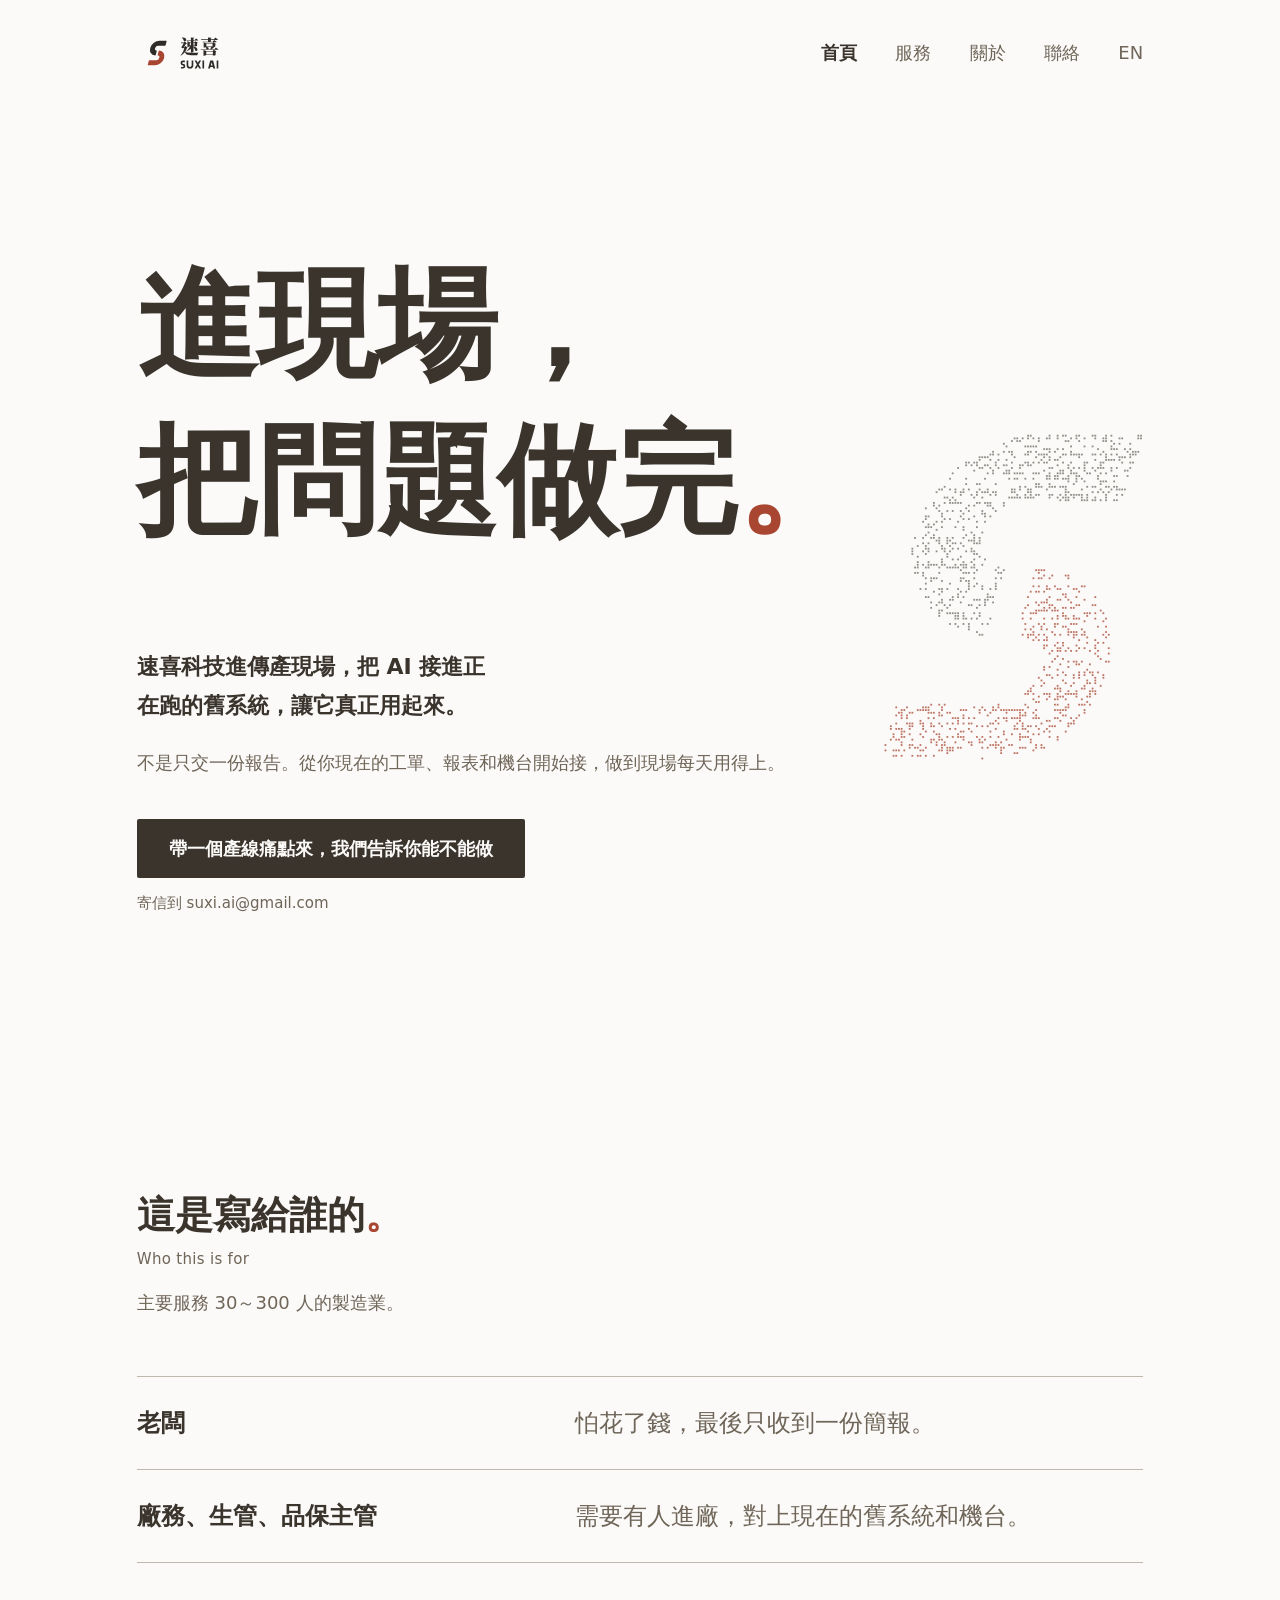
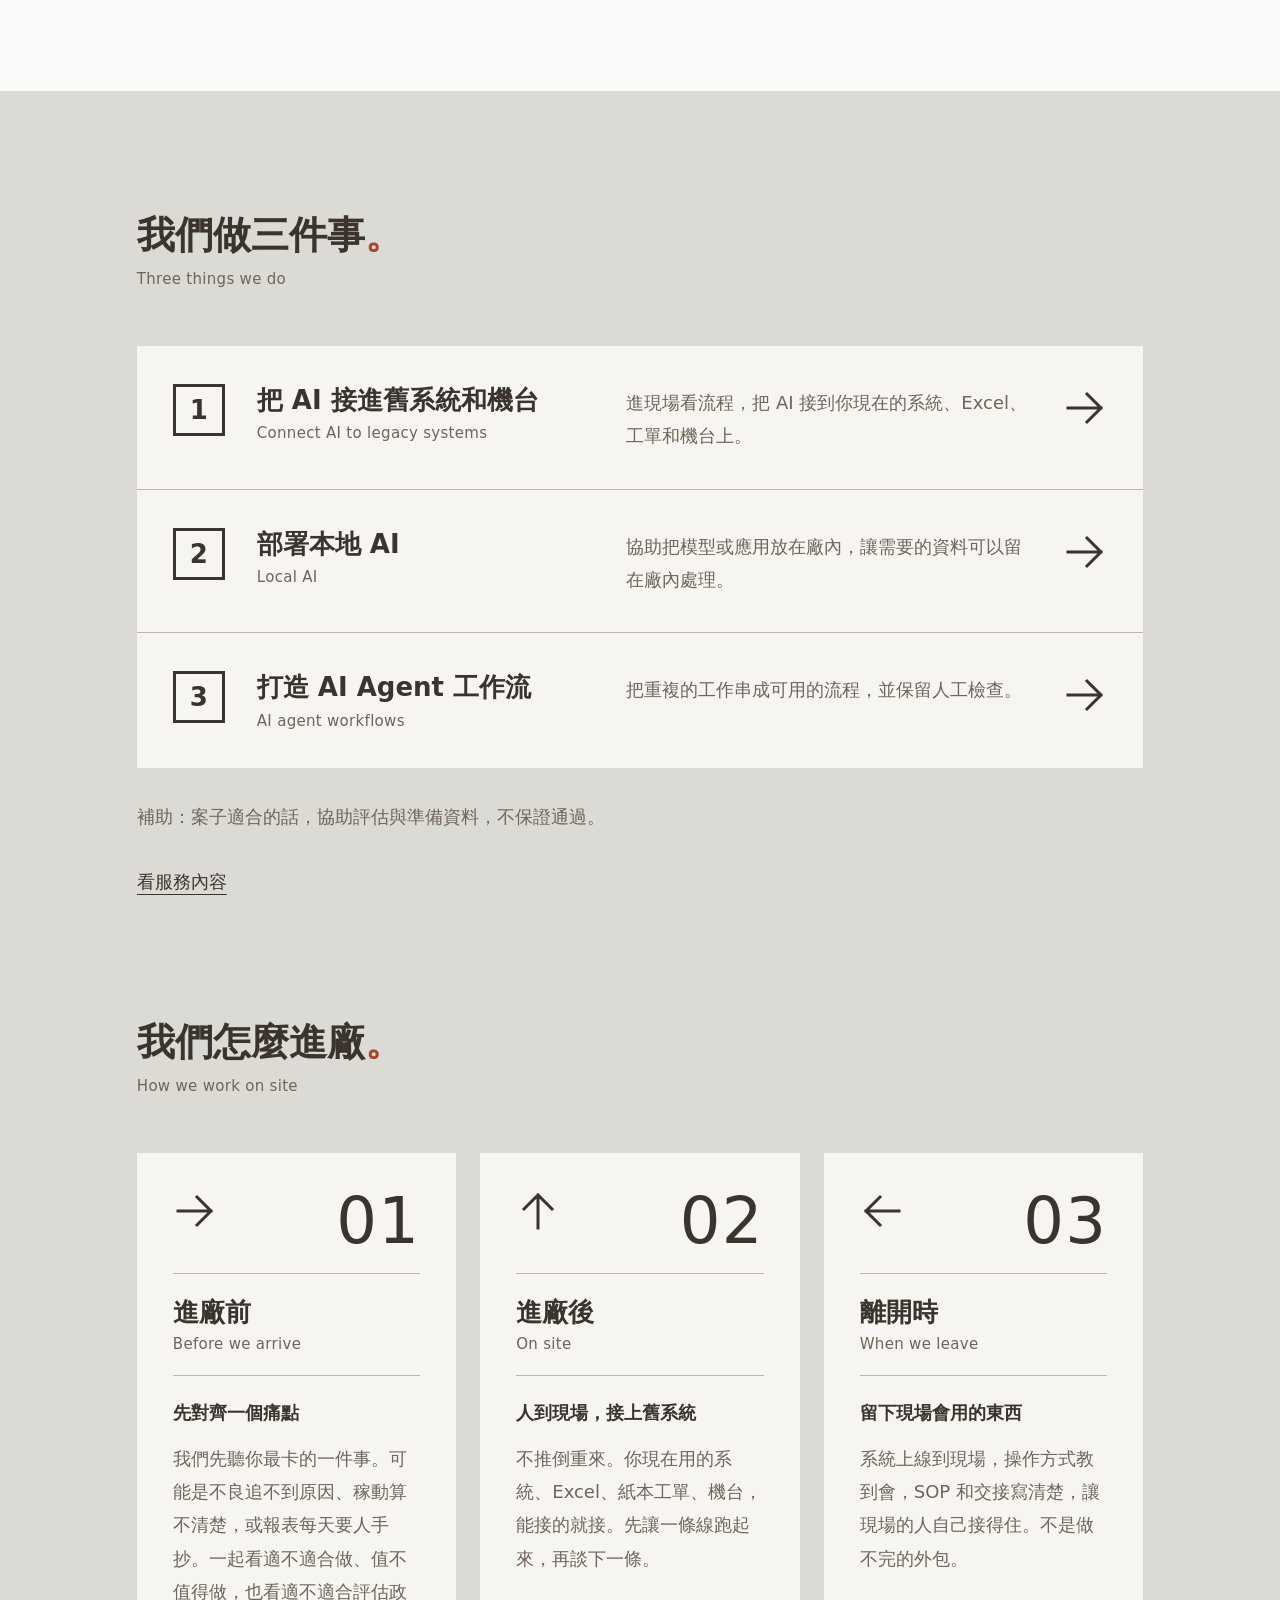
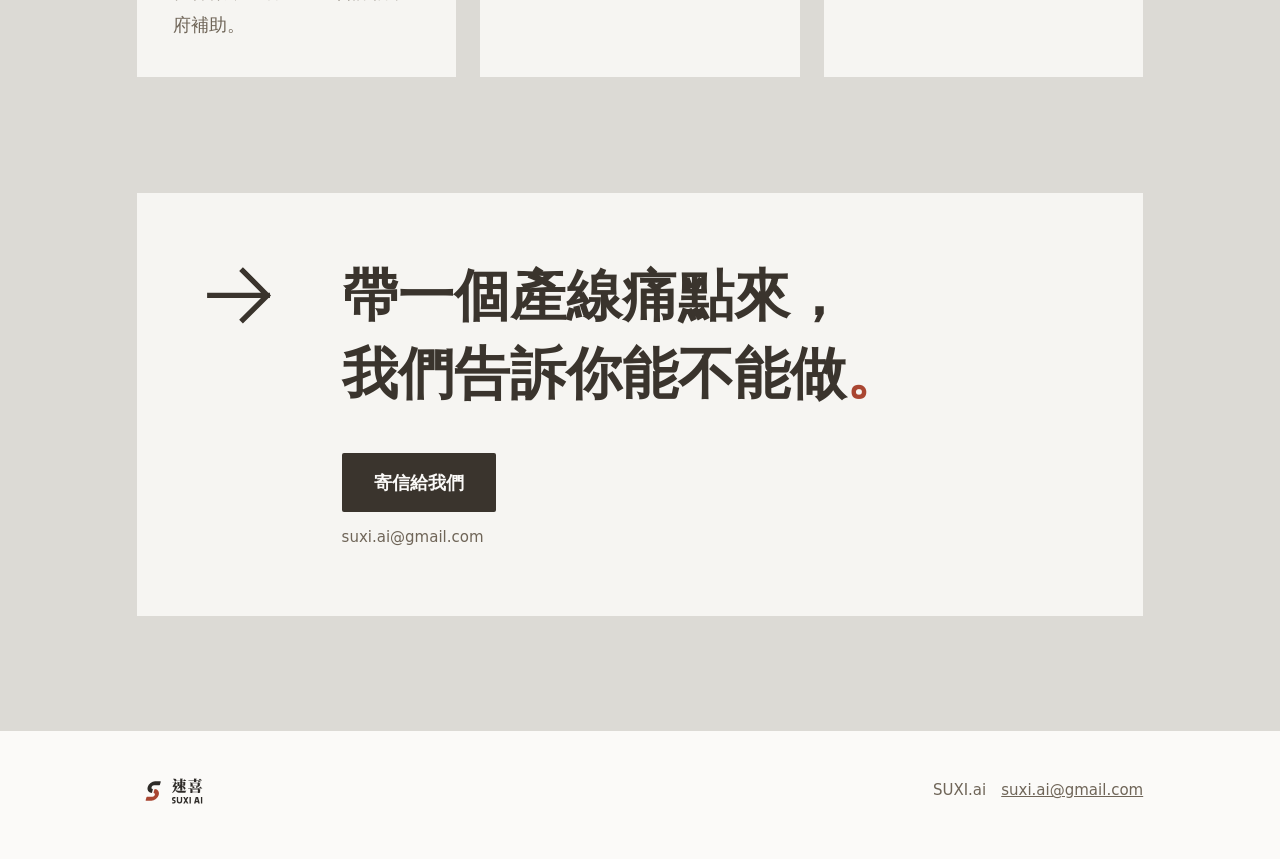
<file: index.html>
<!doctype html>
<html lang="zh-Hant-TW">
<head>
<meta charset="utf-8">
<meta name="viewport" content="width=device-width, initial-scale=1">
<title>速喜科技 SUXI AI｜進傳產現場，把 AI 接進舊系統</title>
<meta name="description" content="速喜科技進 30～300 人的製造業現場，把 AI 接進正在跑的舊系統和機台；可協助部署本地 AI、打造保留人工檢查的 AI Agent 工作流。">
<meta http-equiv="Content-Security-Policy" content="default-src 'self'; script-src 'self'; style-src 'self' 'unsafe-inline' https://fonts.googleapis.com; font-src https://fonts.gstatic.com; img-src 'self' data:; connect-src 'none'; object-src 'none'; base-uri 'none'; form-action 'none'">
<meta name="referrer" content="strict-origin-when-cross-origin">
<meta name="theme-color" content="#FBFAF8">
<link rel="canonical" href="https://suxiai.org/">
<link rel="alternate" hreflang="zh-Hant-TW" href="https://suxiai.org/">
<link rel="alternate" hreflang="en" href="https://suxiai.org/en/">
<link rel="alternate" hreflang="x-default" href="https://suxiai.org/">
<meta property="og:type" content="website">
<meta property="og:site_name" content="速喜科技 SUXI AI">
<meta property="og:locale" content="zh_TW">
<meta property="og:locale:alternate" content="en_US">
<meta property="og:url" content="https://suxiai.org/">
<meta property="og:title" content="速喜科技 SUXI AI｜進傳產現場，把 AI 接進舊系統">
<meta property="og:description" content="速喜科技進 30～300 人的製造業現場，把 AI 接進正在跑的舊系統和機台；可協助部署本地 AI、打造保留人工檢查的 AI Agent 工作流。">
<meta property="og:image" content="https://suxiai.org/assets/og-image.png">
<meta property="og:image:width" content="1200">
<meta property="og:image:height" content="630">
<meta name="twitter:card" content="summary_large_image">
<meta name="twitter:title" content="速喜科技 SUXI AI｜進傳產現場，把 AI 接進舊系統">
<meta name="twitter:description" content="速喜科技進 30～300 人的製造業現場，把 AI 接進正在跑的舊系統和機台；可協助部署本地 AI、打造保留人工檢查的 AI Agent 工作流。">
<meta name="twitter:image" content="https://suxiai.org/assets/og-image.png">
<link rel="icon" href="./assets/favicon.ico" sizes="48x48">
<link rel="icon" href="./assets/favicon.svg" type="image/svg+xml">
<link rel="apple-touch-icon" href="./assets/apple-touch-icon.png">
<link rel="preconnect" href="https://fonts.googleapis.com">
<link rel="preconnect" href="https://fonts.gstatic.com" crossorigin>
<link href="https://fonts.googleapis.com/css2?family=Noto+Sans+TC:wght@400;600&display=swap" rel="stylesheet">
<script src="./assets/reveal.js"></script>
<link rel="stylesheet" href="./style.css">
<script type="application/ld+json">
{
  "@context": "https://schema.org",
  "@type": "Organization",
  "@id": "https://suxiai.org/#organization",
  "name": "SUXI.ai",
  "alternateName": [
    "SUXI AI",
    "速喜科技"
  ],
  "url": "https://suxiai.org/",
  "logo": "https://suxiai.org/assets/icon-512.png",
  "email": "suxi.ai@gmail.com",
  "description": "速喜科技進 30～300 人的製造業現場，把 AI 接進既有的舊系統和機台；協助部署本地 AI、打造保留人工檢查的 AI Agent 工作流，並協助評估補助與準備資料。",
  "founder": {
    "@type": "Person",
    "name": "楊騎福",
    "alternateName": "Fred Yang",
    "jobTitle": "創辦人"
  },
  "areaServed": {
    "@type": "Country",
    "name": "Taiwan"
  },
  "knowsAbout": [
    "製造業 AI 導入",
    "舊系統與機台串接",
    "本地 AI 部署",
    "AI Agent 工作流"
  ]
}
</script>
</head>
<body>
<svg width="0" height="0" style="position:absolute" aria-hidden="true">
  <symbol id="a-right" viewBox="0 0 44 44"><path d="M5 22H38M24 8L38 22L24 36"/></symbol>
  <symbol id="a-up" viewBox="0 0 44 44"><path d="M22 39V6M8 20L22 6L36 20"/></symbol>
  <symbol id="a-left" viewBox="0 0 44 44"><path d="M39 22H6M20 8L6 22L20 36"/></symbol>
</svg>

<header class="site-header">
  <div class="wrap">
    <a href="./" class="brand"><img src="./assets/suxi-horizontal-bi.svg" alt="速喜科技 SUXI AI" width="86" height="50"></a>
    <nav class="nav" aria-label="主選單">
      <a href="./" aria-current="page">首頁</a>
      <a href="./services/">服務</a>
      <a href="./about/">關於</a>
      <a href="./contact/">聯絡</a>
      <a href="./en/" lang="en" hreflang="en">EN</a>
    </nav>
  </div>
</header>

<main>
  <section class="hero">
    <canvas class="particles" aria-hidden="true"></canvas>
    <div class="wrap">
      <p class="display" aria-hidden="true"><span>進現場，</span><span>把問題做完<span class="seal" style="display:inline">。</span></span></p>
      <div class="hero-text">
        <h1>速喜科技進傳產現場，把 AI 接進正在跑的舊系統，讓它真正用起來。</h1>
        <p class="lead">不是只交一份報告。從你現在的工單、報表和機台開始接，做到現場每天用得上。</p>
        <a class="btn" href="mailto:suxi.ai@gmail.com">帶一個產線痛點來，我們告訴你能不能做</a>
        <span class="mailnote">寄信到 suxi.ai@gmail.com</span>
      </div>
    </div>
  </section>

  <section class="sect">
    <div class="wrap">
      <div class="head">
        <h2>這是寫給誰的<span class="seal">。</span></h2>
        <p class="en">Who this is for</p>
        <p class="intro">主要服務 30～300 人的製造業。</p>
      </div>
      <ul class="rows">
        <li><b>老闆</b><span>怕花了錢，最後只收到一份簡報。</span></li>
        <li><b>廠務、生管、品保主管</b><span>需要有人進廠，對上現在的舊系統和機台。</span></li>
      </ul>
    </div>
  </section>

  <section class="wall">
    <div class="wrap">
      <div class="head">
        <h2>我們做三件事<span class="seal">。</span></h2>
        <p class="en">Three things we do</p>
      </div>
      <ul class="directory">
        <li>
          <a href="services/#connect">
            <span class="box">1</span>
            <div class="dir-name">
              <h3>把 AI 接進舊系統和機台</h3>
              <p class="en">Connect AI to legacy systems</p>
            </div>
            <p class="dir-desc">進現場看流程，把 AI 接到你現在的系統、Excel、工單和機台上。</p>
            <svg class="arrow" aria-hidden="true"><use href="#a-right"/></svg>
          </a>
        </li>
        <li>
          <a href="services/#local-ai">
            <span class="box">2</span>
            <div class="dir-name">
              <h3>部署本地 AI</h3>
              <p class="en">Local AI</p>
            </div>
            <p class="dir-desc">協助把模型或應用放在廠內，讓需要的資料可以留在廠內處理。</p>
            <svg class="arrow" aria-hidden="true"><use href="#a-right"/></svg>
          </a>
        </li>
        <li>
          <a href="services/#agent">
            <span class="box">3</span>
            <div class="dir-name">
              <h3>打造 AI Agent 工作流</h3>
              <p class="en">AI agent workflows</p>
            </div>
            <p class="dir-desc">把重複的工作串成可用的流程，並保留人工檢查。</p>
            <svg class="arrow" aria-hidden="true"><use href="#a-right"/></svg>
          </a>
        </li>
      </ul>
      <p class="note">補助：案子適合的話，協助評估與準備資料，不保證通過。</p>
      <a class="more" href="services/">看服務內容</a>
    </div>
  </section>

  <section class="wall">
    <div class="wrap">
      <div class="head">
        <h2>我們怎麼進廠<span class="seal">。</span></h2>
        <p class="en">How we work on site</p>
      </div>
      <ol class="plates three">
        <li class="plate">
          <div class="plate-top"><svg class="arrow" aria-hidden="true"><use href="#a-right"/></svg><span class="num">01</span></div>
          <h3>進廠前</h3>
          <p class="en">Before we arrive</p>
          <p class="what">先對齊一個痛點</p>
          <p>我們先聽你最卡的一件事。可能是不良追不到原因、稼動算不清楚，或報表每天要人手抄。一起看適不適合做、值不值得做，也看適不適合評估政府補助。</p>
        </li>
        <li class="plate">
          <div class="plate-top"><svg class="arrow" aria-hidden="true"><use href="#a-up"/></svg><span class="num">02</span></div>
          <h3>進廠後</h3>
          <p class="en">On site</p>
          <p class="what">人到現場，接上舊系統</p>
          <p>不推倒重來。你現在用的系統、Excel、紙本工單、機台，能接的就接。先讓一條線跑起來，再談下一條。</p>
        </li>
        <li class="plate">
          <div class="plate-top"><svg class="arrow" aria-hidden="true"><use href="#a-left"/></svg><span class="num">03</span></div>
          <h3>離開時</h3>
          <p class="en">When we leave</p>
          <p class="what">留下現場會用的東西</p>
          <p>系統上線到現場，操作方式教到會，SOP 和交接寫清楚，讓現場的人自己接得住。不是做不完的外包。</p>
        </li>
      </ol>
    </div>
  </section>

  <section class="wall closing">
    <div class="wrap">
      <div class="plate">
        <svg class="arrow" aria-hidden="true"><use href="#a-right"/></svg>
        <div>
          <h2><span>帶一個產線痛點來，</span><span>我們告訴你能不能做<span class="seal" style="display:inline">。</span></span></h2>
          <a class="btn" href="mailto:suxi.ai@gmail.com">寄信給我們</a>
          <span class="mailnote">suxi.ai@gmail.com</span>
        </div>
      </div>
    </div>
  </section>
</main>

<footer class="site-footer">
  <div class="wrap">
    <img src="./assets/suxi-horizontal-bi.svg" alt="速喜科技 SUXI AI" width="69" height="40">
    <p>SUXI.ai　<a href="mailto:suxi.ai@gmail.com">suxi.ai@gmail.com</a></p>
  </div>
</footer>

<script src="./assets/particles.js" defer></script>
</body>
</html>
</file>
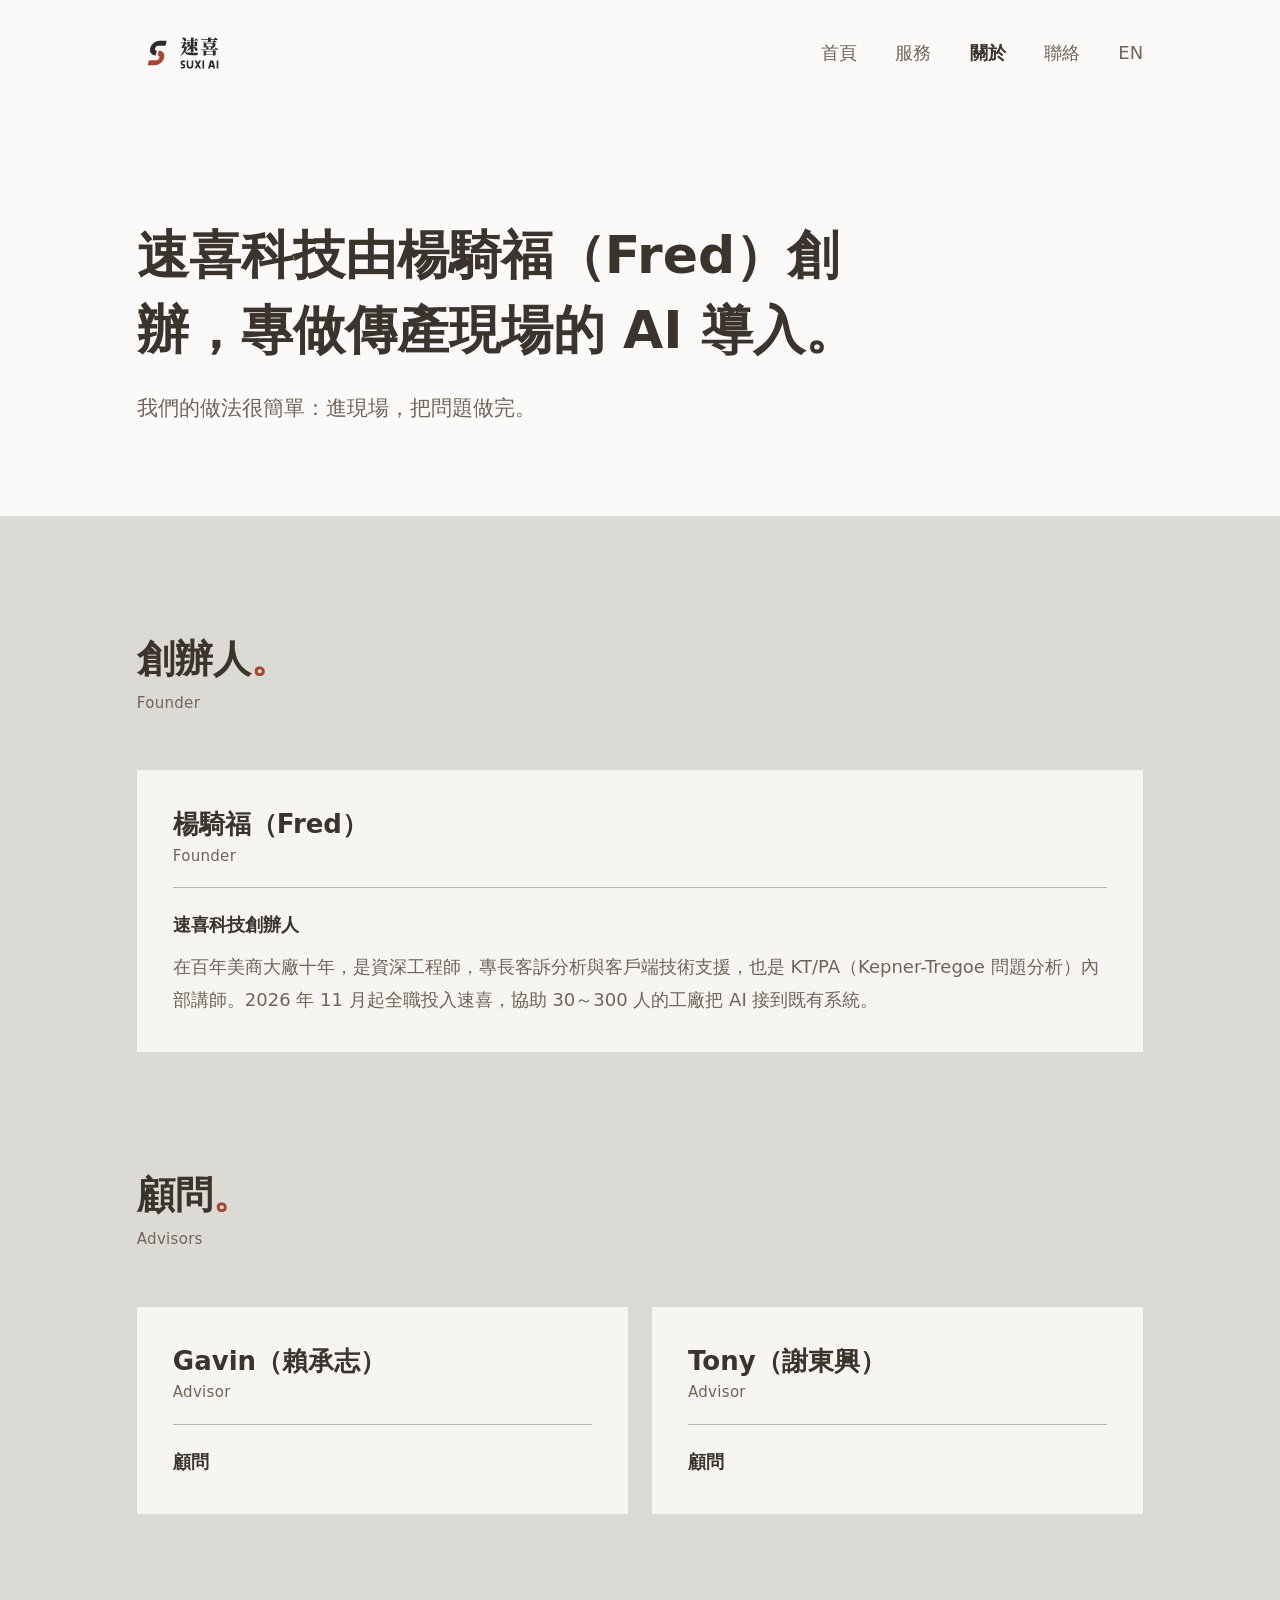
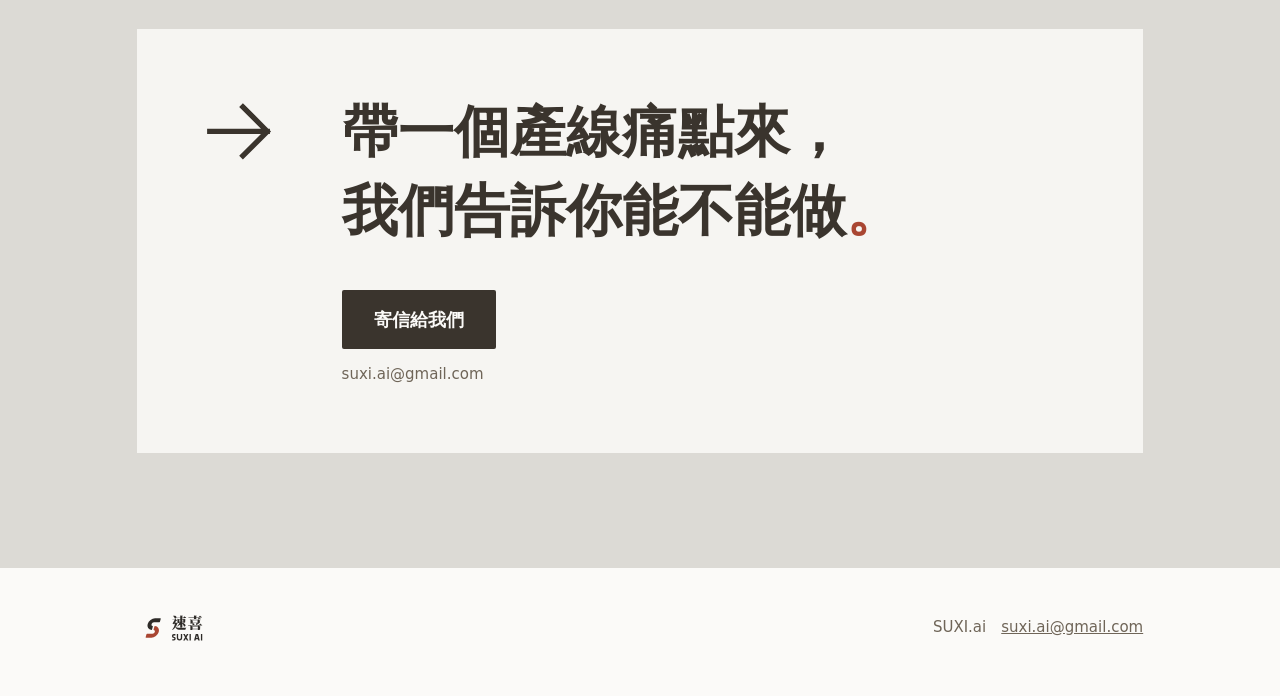
<file: about/index.html>
<!doctype html>
<html lang="zh-Hant-TW">
<head>
<meta charset="utf-8">
<meta name="viewport" content="width=device-width, initial-scale=1">
<title>關於｜速喜科技 SUXI AI</title>
<meta name="description" content="速喜科技由楊騎福（Fred）創辦，進 30～300 人的工廠，把 AI 接到既有系統。">
<meta http-equiv="Content-Security-Policy" content="default-src 'self'; script-src 'self'; style-src 'self' 'unsafe-inline' https://fonts.googleapis.com; font-src https://fonts.gstatic.com; img-src 'self' data:; connect-src 'none'; object-src 'none'; base-uri 'none'; form-action 'none'">
<meta name="referrer" content="strict-origin-when-cross-origin">
<meta name="theme-color" content="#FBFAF8">
<link rel="canonical" href="https://suxiai.org/about/">
<link rel="alternate" hreflang="zh-Hant-TW" href="https://suxiai.org/about/">
<link rel="alternate" hreflang="en" href="https://suxiai.org/en/about/">
<link rel="alternate" hreflang="x-default" href="https://suxiai.org/about/">
<meta property="og:type" content="website">
<meta property="og:site_name" content="速喜科技 SUXI AI">
<meta property="og:locale" content="zh_TW">
<meta property="og:locale:alternate" content="en_US">
<meta property="og:url" content="https://suxiai.org/about/">
<meta property="og:title" content="關於｜速喜科技 SUXI AI">
<meta property="og:description" content="速喜科技由楊騎福（Fred）創辦，進 30～300 人的工廠，把 AI 接到既有系統。">
<meta property="og:image" content="https://suxiai.org/assets/og-image.png">
<meta property="og:image:width" content="1200">
<meta property="og:image:height" content="630">
<meta name="twitter:card" content="summary_large_image">
<meta name="twitter:title" content="關於｜速喜科技 SUXI AI">
<meta name="twitter:description" content="速喜科技由楊騎福（Fred）創辦，進 30～300 人的工廠，把 AI 接到既有系統。">
<meta name="twitter:image" content="https://suxiai.org/assets/og-image.png">
<link rel="icon" href="../assets/favicon.ico" sizes="48x48">
<link rel="icon" href="../assets/favicon.svg" type="image/svg+xml">
<link rel="apple-touch-icon" href="../assets/apple-touch-icon.png">
<link rel="preconnect" href="https://fonts.googleapis.com">
<link rel="preconnect" href="https://fonts.gstatic.com" crossorigin>
<link href="https://fonts.googleapis.com/css2?family=Noto+Sans+TC:wght@400;600&display=swap" rel="stylesheet">
<link rel="stylesheet" href="../style.css">
</head>
<body>

<svg width="0" height="0" style="position:absolute" aria-hidden="true">
  <symbol id="a-right" viewBox="0 0 44 44"><path d="M5 22H38M24 8L38 22L24 36"/></symbol>
  <symbol id="a-up" viewBox="0 0 44 44"><path d="M22 39V6M8 20L22 6L36 20"/></symbol>
  <symbol id="a-left" viewBox="0 0 44 44"><path d="M39 22H6M20 8L6 22L20 36"/></symbol>
</svg>

<header class="site-header">
  <div class="wrap">
    <a href="../" class="brand"><img src="../assets/suxi-horizontal-bi.svg" alt="速喜科技 SUXI AI" width="86" height="50"></a>
    <nav class="nav" aria-label="主選單">
      <a href="../">首頁</a>
      <a href="../services/">服務</a>
      <a href="../about/" aria-current="page">關於</a>
      <a href="../contact/">聯絡</a>
      <a href="../en/about/" lang="en" hreflang="en">EN</a>
    </nav>
  </div>
</header>

<main>
  <section class="page-head">
    <div class="wrap">
      <h1 class="page-title">速喜科技由楊騎福（Fred）創辦，專做傳產現場的 AI 導入。</h1>
      <p class="lead">我們的做法很簡單：進現場，把問題做完。</p>
    </div>
  </section>

  <section class="wall">
    <div class="wrap">
      <div class="head">
        <h2>創辦人<span class="seal">。</span></h2>
        <p class="en">Founder</p>
      </div>
      <ul class="plates">
        <li class="plate person">
          <div>
            <h3>楊騎福（Fred）</h3>
            <p class="en">Founder</p>
            <p class="what">速喜科技創辦人</p>
            <p>在百年美商大廠十年，是資深工程師，專長客訴分析與客戶端技術支援，也是 KT/PA（Kepner-Tregoe 問題分析）內部講師。2026 年 11 月起全職投入速喜，協助 30～300 人的工廠把 AI 接到既有系統。</p>
          </div>
        </li>
      </ul>
    </div>
  </section>

  <section class="wall">
    <div class="wrap">
      <div class="head">
        <h2>顧問<span class="seal">。</span></h2>
        <p class="en">Advisors</p>
      </div>
      <ul class="plates two">
        <li class="plate person">
          <div>
            <h3>Gavin（賴承志）</h3>
            <p class="en">Advisor</p>
            <p class="what">顧問</p>
          </div>
        </li>
        <li class="plate person">
          <div>
            <h3>Tony（謝東興）</h3>
            <p class="en">Advisor</p>
            <p class="what">顧問</p>
          </div>
        </li>
      </ul>
    </div>
  </section>

  <section class="wall closing">
    <div class="wrap">
      <div class="plate">
        <svg class="arrow" aria-hidden="true"><use href="#a-right"/></svg>
        <div>
          <h2><span>帶一個產線痛點來，</span><span>我們告訴你能不能做<span class="seal" style="display:inline">。</span></span></h2>
          <a class="btn" href="mailto:suxi.ai@gmail.com">寄信給我們</a>
          <span class="mailnote">suxi.ai@gmail.com</span>
        </div>
      </div>
    </div>
  </section>
</main>

<footer class="site-footer">
  <div class="wrap">
    <img src="../assets/suxi-horizontal-bi.svg" alt="速喜科技 SUXI AI" width="69" height="40">
    <p>SUXI.ai　<a href="mailto:suxi.ai@gmail.com">suxi.ai@gmail.com</a></p>
  </div>
</footer>

</body>
</html>
</file>
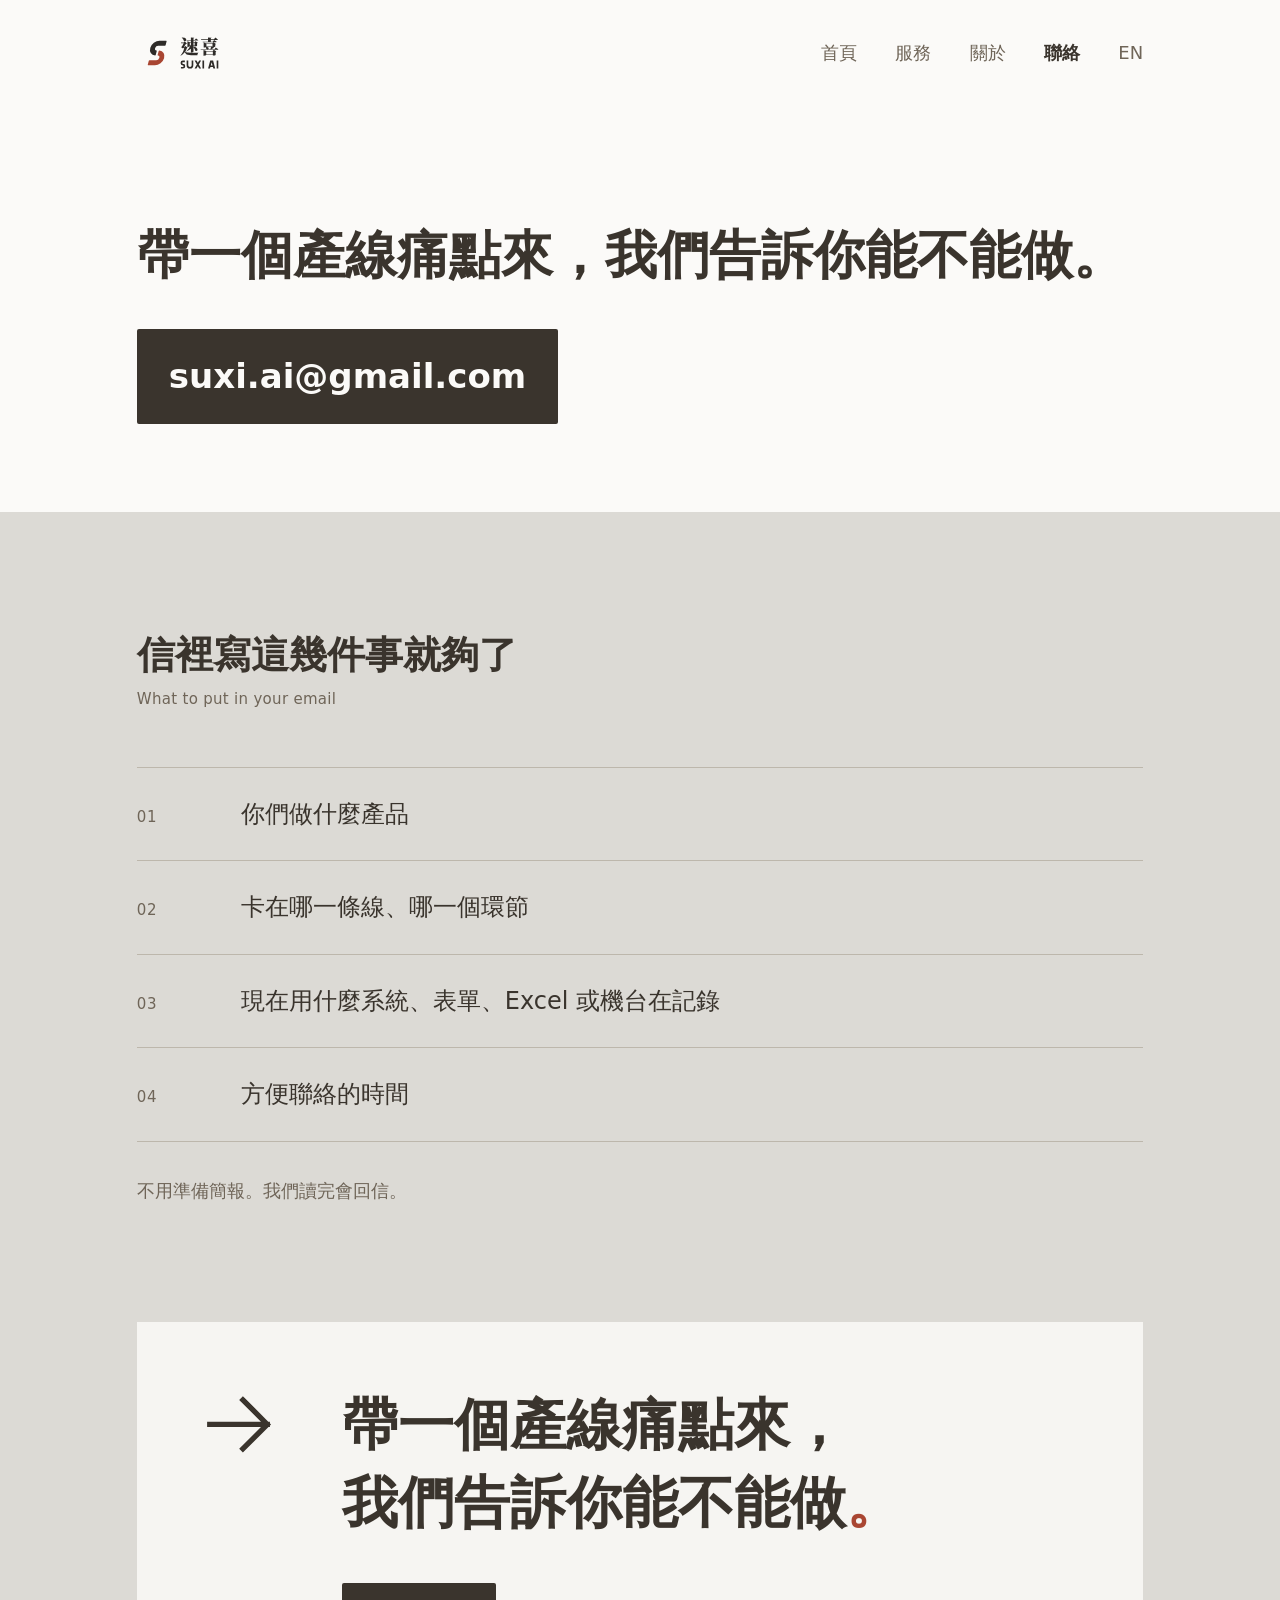
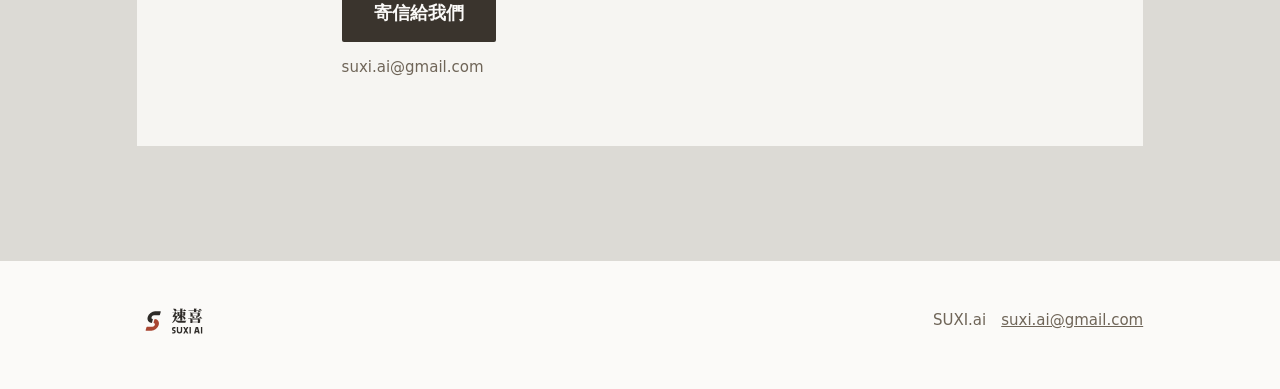
<file: contact/index.html>
<!doctype html>
<html lang="zh-Hant-TW">
<head>
<meta charset="utf-8">
<meta name="viewport" content="width=device-width, initial-scale=1">
<title>聯絡｜速喜科技 SUXI AI</title>
<meta name="description" content="帶一個產線痛點來，我們告訴你能不能做。寄信到 suxi.ai@gmail.com。">
<meta http-equiv="Content-Security-Policy" content="default-src 'self'; script-src 'self'; style-src 'self' 'unsafe-inline' https://fonts.googleapis.com; font-src https://fonts.gstatic.com; img-src 'self' data:; connect-src 'none'; object-src 'none'; base-uri 'none'; form-action 'none'">
<meta name="referrer" content="strict-origin-when-cross-origin">
<meta name="theme-color" content="#FBFAF8">
<link rel="canonical" href="https://suxiai.org/contact/">
<link rel="alternate" hreflang="zh-Hant-TW" href="https://suxiai.org/contact/">
<link rel="alternate" hreflang="en" href="https://suxiai.org/en/contact/">
<link rel="alternate" hreflang="x-default" href="https://suxiai.org/contact/">
<meta property="og:type" content="website">
<meta property="og:site_name" content="速喜科技 SUXI AI">
<meta property="og:locale" content="zh_TW">
<meta property="og:locale:alternate" content="en_US">
<meta property="og:url" content="https://suxiai.org/contact/">
<meta property="og:title" content="聯絡｜速喜科技 SUXI AI">
<meta property="og:description" content="帶一個產線痛點來，我們告訴你能不能做。寄信到 suxi.ai@gmail.com。">
<meta property="og:image" content="https://suxiai.org/assets/og-image.png">
<meta property="og:image:width" content="1200">
<meta property="og:image:height" content="630">
<meta name="twitter:card" content="summary_large_image">
<meta name="twitter:title" content="聯絡｜速喜科技 SUXI AI">
<meta name="twitter:description" content="帶一個產線痛點來，我們告訴你能不能做。寄信到 suxi.ai@gmail.com。">
<meta name="twitter:image" content="https://suxiai.org/assets/og-image.png">
<link rel="icon" href="../assets/favicon.ico" sizes="48x48">
<link rel="icon" href="../assets/favicon.svg" type="image/svg+xml">
<link rel="apple-touch-icon" href="../assets/apple-touch-icon.png">
<link rel="preconnect" href="https://fonts.googleapis.com">
<link rel="preconnect" href="https://fonts.gstatic.com" crossorigin>
<link href="https://fonts.googleapis.com/css2?family=Noto+Sans+TC:wght@400;600&display=swap" rel="stylesheet">
<link rel="stylesheet" href="../style.css">
</head>
<body>

<svg width="0" height="0" style="position:absolute" aria-hidden="true">
  <symbol id="a-right" viewBox="0 0 44 44"><path d="M5 22H38M24 8L38 22L24 36"/></symbol>
  <symbol id="a-up" viewBox="0 0 44 44"><path d="M22 39V6M8 20L22 6L36 20"/></symbol>
  <symbol id="a-left" viewBox="0 0 44 44"><path d="M39 22H6M20 8L6 22L20 36"/></symbol>
</svg>

<header class="site-header">
  <div class="wrap">
    <a href="../" class="brand"><img src="../assets/suxi-horizontal-bi.svg" alt="速喜科技 SUXI AI" width="86" height="50"></a>
    <nav class="nav" aria-label="主選單">
      <a href="../">首頁</a>
      <a href="../services/">服務</a>
      <a href="../about/">關於</a>
      <a href="../contact/" aria-current="page">聯絡</a>
      <a href="../en/contact/" lang="en" hreflang="en">EN</a>
    </nav>
  </div>
</header>

<main>
  <section class="page-head">
    <div class="wrap">
      <h1 class="page-title">帶一個產線痛點來，我們告訴你能不能做。</h1>
      <a class="mail-big" href="mailto:suxi.ai@gmail.com">suxi.ai@gmail.com</a>
    </div>
  </section>

  <section class="wall">
    <div class="wrap">
      <div class="head">
        <h2>信裡寫這幾件事就夠了</h2>
        <p class="en">What to put in your email</p>
      </div>
      <ol class="rows list">
        <li><span class="no">01</span><span style="color:var(--ink)">你們做什麼產品</span></li>
        <li><span class="no">02</span><span style="color:var(--ink)">卡在哪一條線、哪一個環節</span></li>
        <li><span class="no">03</span><span style="color:var(--ink)">現在用什麼系統、表單、Excel 或機台在記錄</span></li>
        <li><span class="no">04</span><span style="color:var(--ink)">方便聯絡的時間</span></li>
      </ol>
      <p class="note">不用準備簡報。我們讀完會回信。</p>
    </div>
  </section>

  <section class="wall closing">
    <div class="wrap">
      <div class="plate">
        <svg class="arrow" aria-hidden="true"><use href="#a-right"/></svg>
        <div>
          <h2><span>帶一個產線痛點來，</span><span>我們告訴你能不能做<span class="seal" style="display:inline">。</span></span></h2>
          <a class="btn" href="mailto:suxi.ai@gmail.com">寄信給我們</a>
          <span class="mailnote">suxi.ai@gmail.com</span>
        </div>
      </div>
    </div>
  </section>
</main>

<footer class="site-footer">
  <div class="wrap">
    <img src="../assets/suxi-horizontal-bi.svg" alt="速喜科技 SUXI AI" width="69" height="40">
    <p>SUXI.ai　<a href="mailto:suxi.ai@gmail.com">suxi.ai@gmail.com</a></p>
  </div>
</footer>

</body>
</html>
</file>
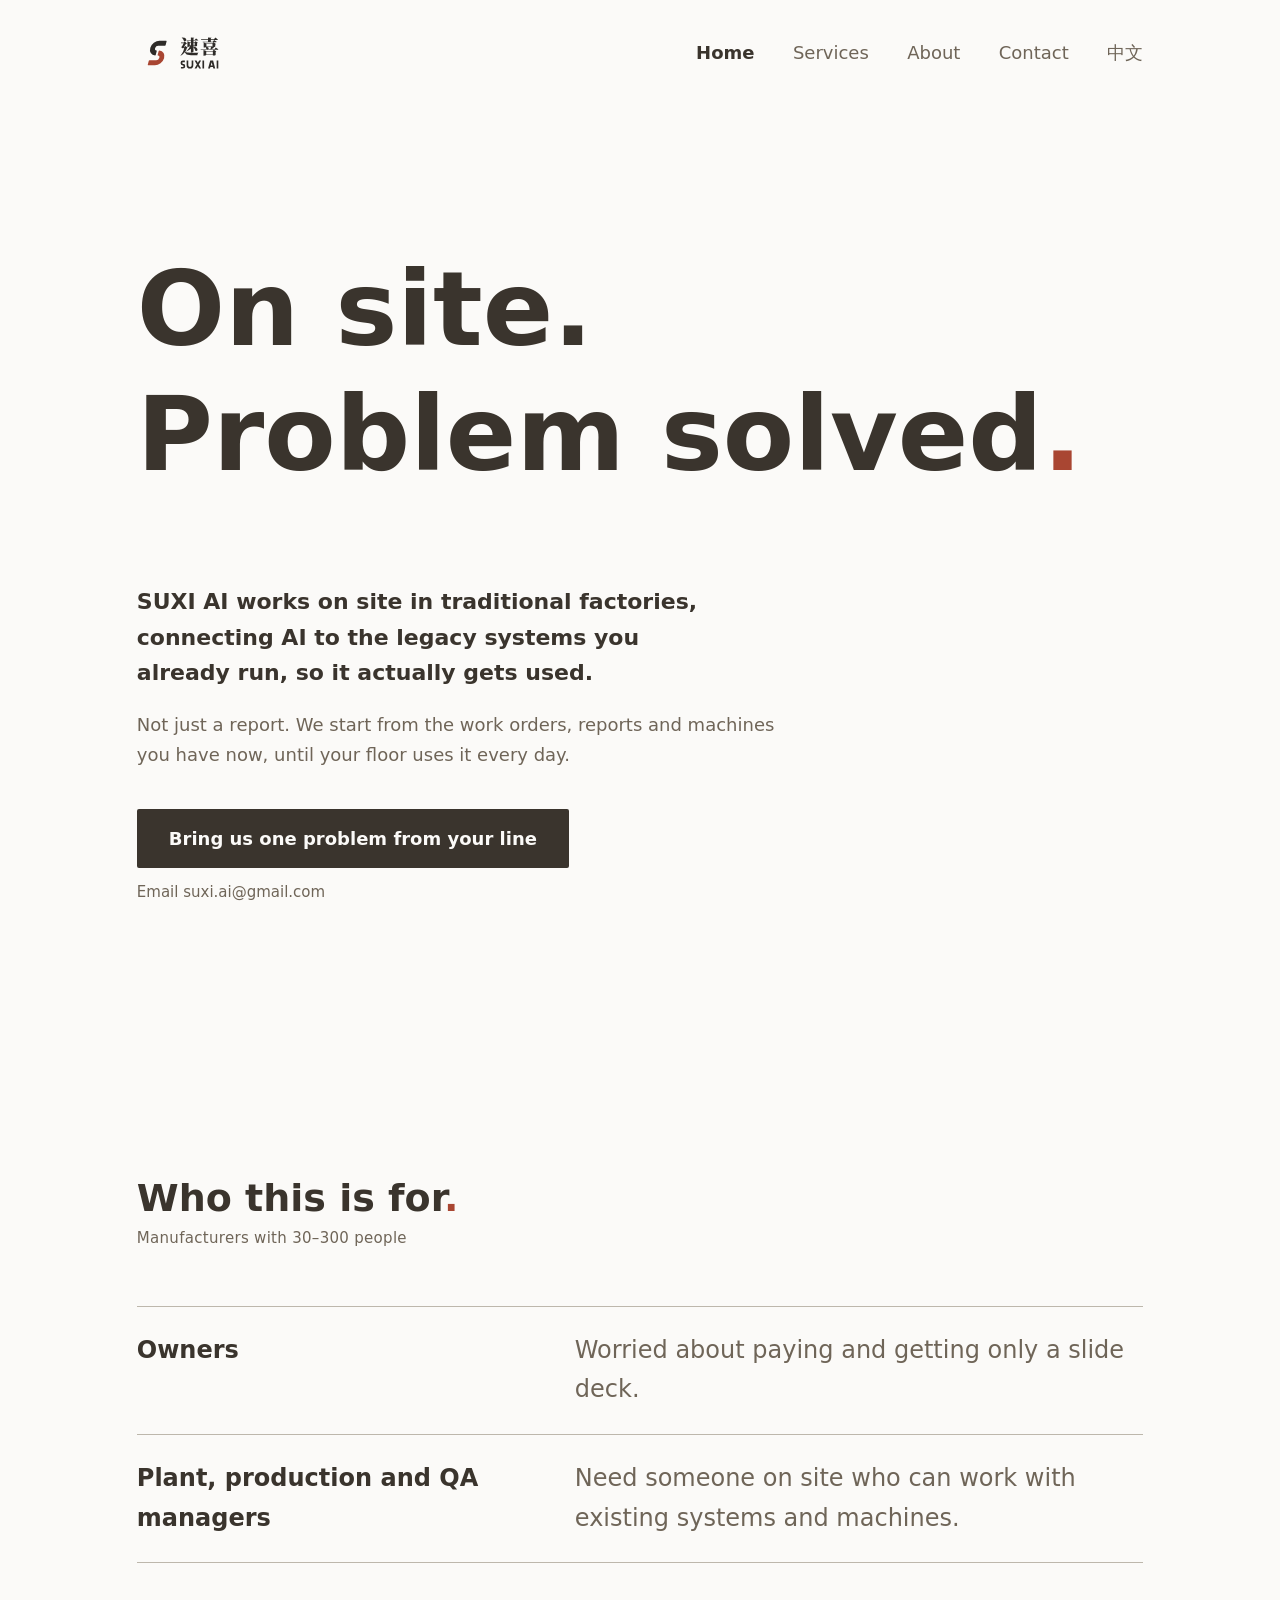
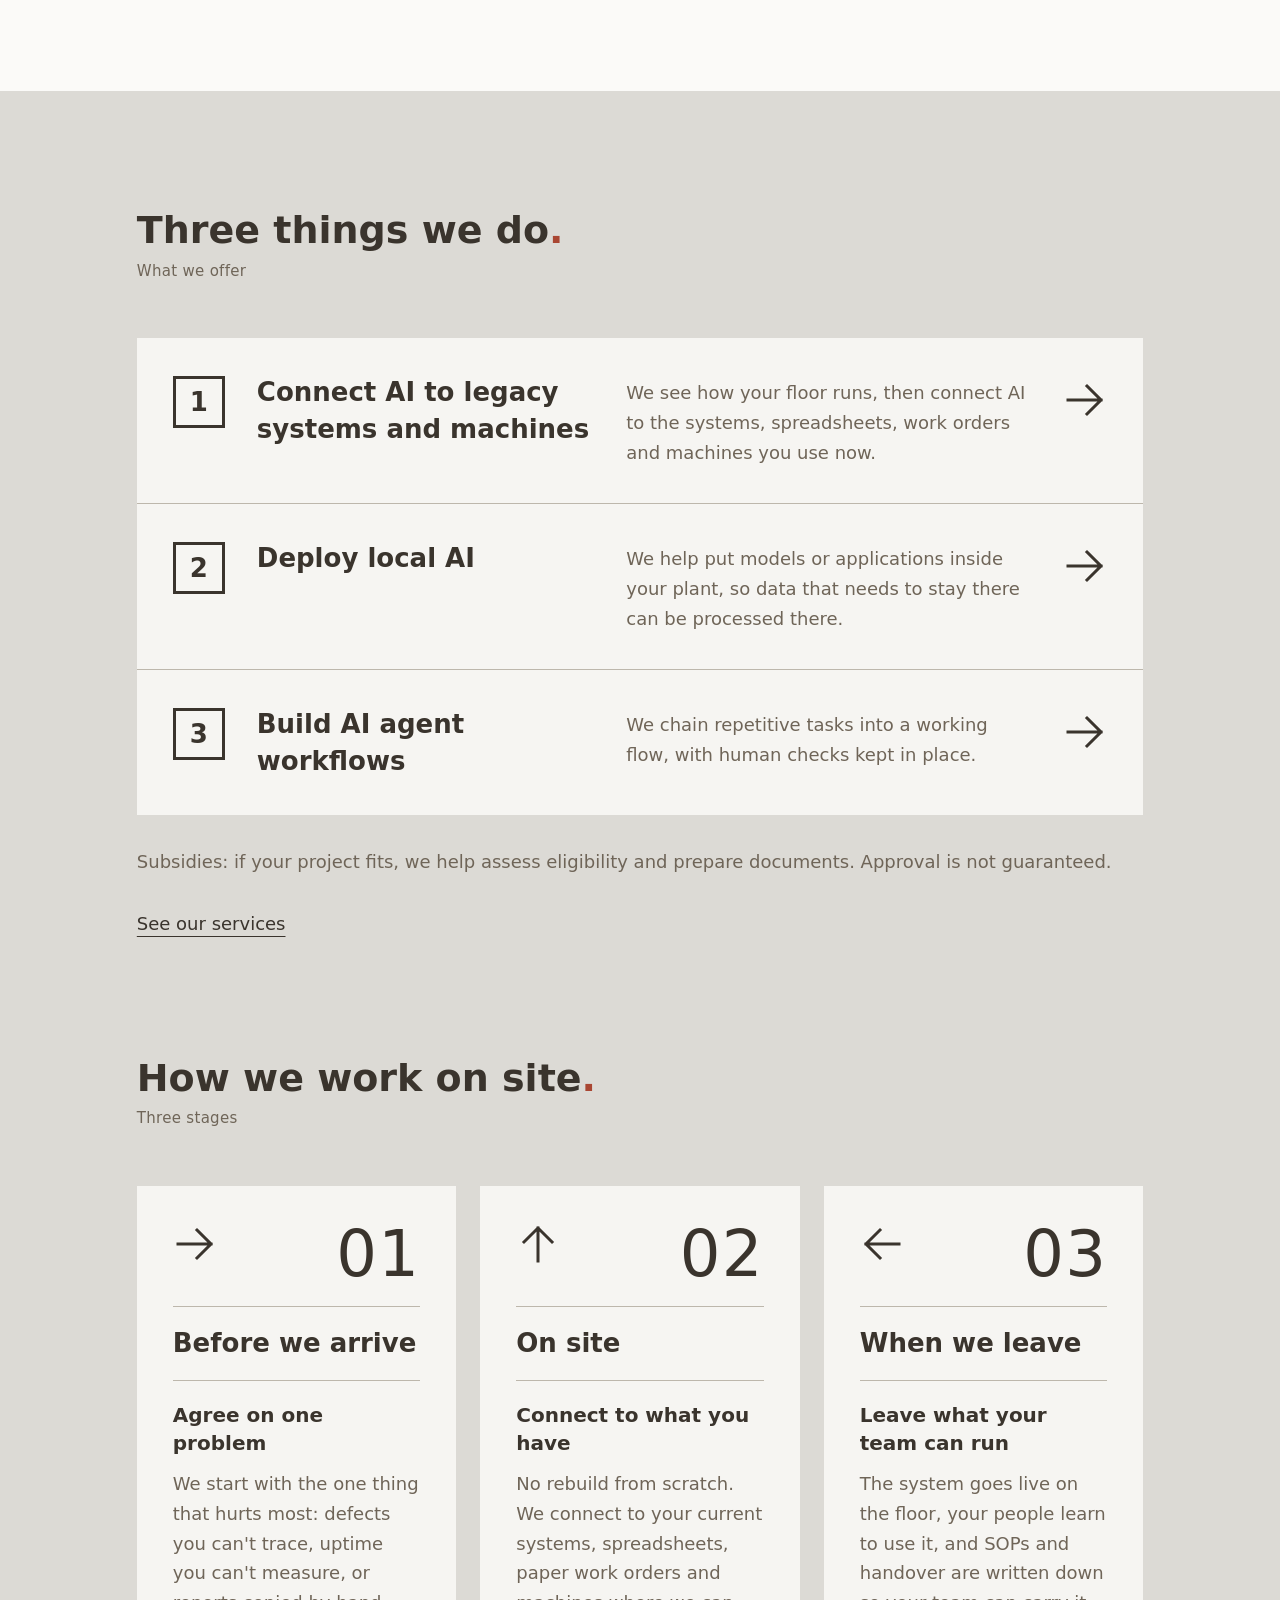
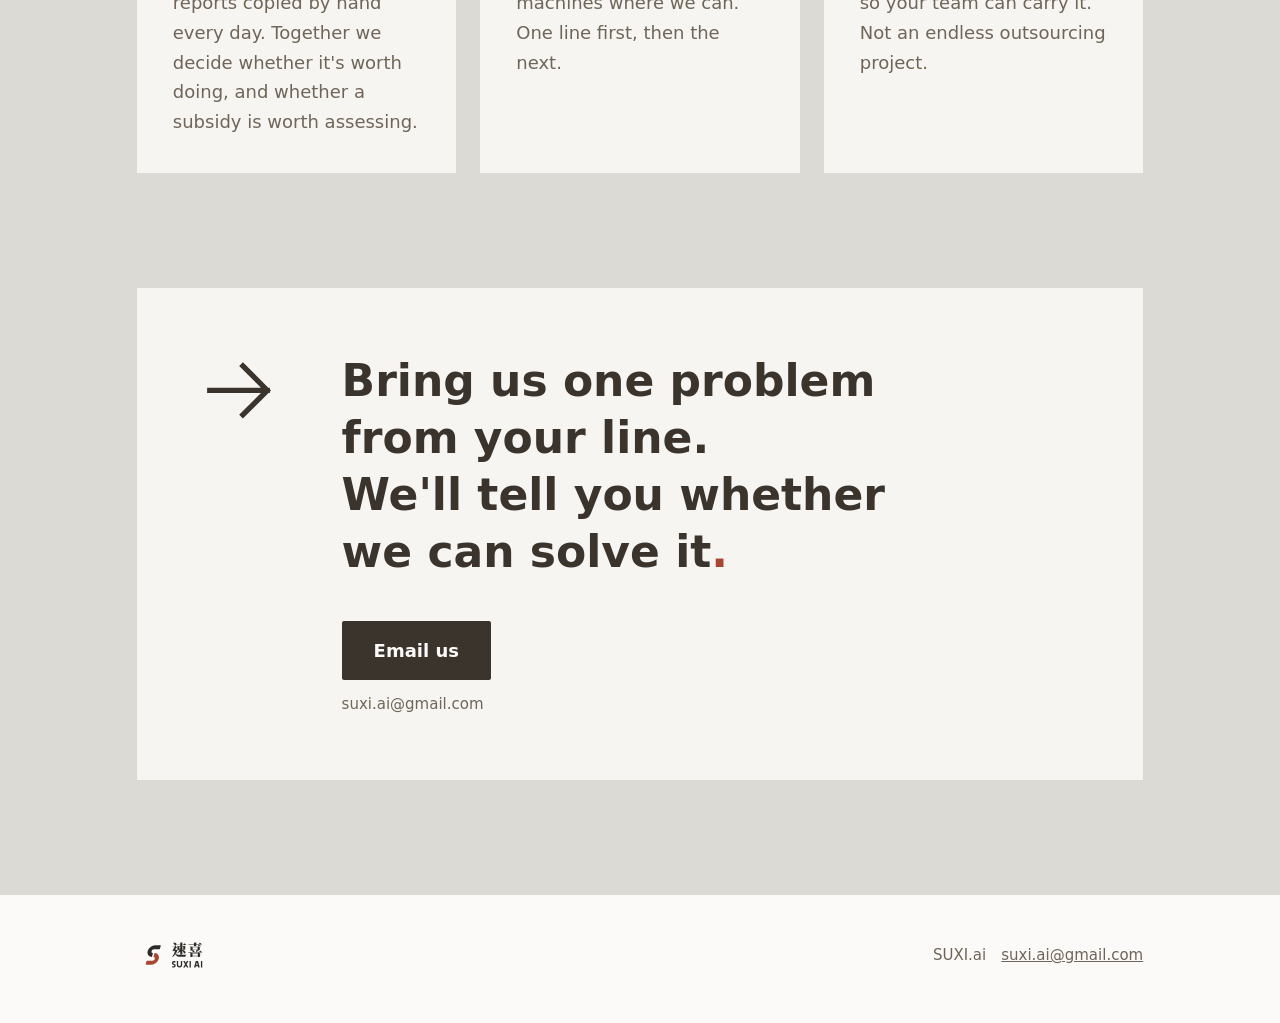
<file: en/index.html>
<!doctype html>
<html lang="en">
<head>
<meta charset="utf-8">
<meta name="viewport" content="width=device-width, initial-scale=1">
<title>SUXI AI | Bringing AI into legacy systems on the factory floor</title>
<meta name="description" content="SUXI AI works on site with manufacturers of 30–300 people, connecting AI to the legacy systems and machines they already run. We also help deploy local AI and build AI agent workflows with human checks.">
<meta http-equiv="Content-Security-Policy" content="default-src 'self'; script-src 'self'; style-src 'self' 'unsafe-inline' https://fonts.googleapis.com; font-src https://fonts.gstatic.com; img-src 'self' data:; connect-src 'none'; object-src 'none'; base-uri 'none'; form-action 'none'">
<meta name="referrer" content="strict-origin-when-cross-origin">
<meta name="theme-color" content="#FBFAF8">
<link rel="canonical" href="https://suxiai.org/en/">
<link rel="alternate" hreflang="zh-Hant-TW" href="https://suxiai.org/">
<link rel="alternate" hreflang="en" href="https://suxiai.org/en/">
<link rel="alternate" hreflang="x-default" href="https://suxiai.org/">
<meta property="og:type" content="website">
<meta property="og:site_name" content="速喜科技 SUXI AI">
<meta property="og:locale" content="en_US">
<meta property="og:locale:alternate" content="zh_TW">
<meta property="og:url" content="https://suxiai.org/en/">
<meta property="og:title" content="SUXI AI | Bringing AI into legacy systems on the factory floor">
<meta property="og:description" content="SUXI AI works on site with manufacturers of 30–300 people, connecting AI to the legacy systems and machines they already run. We also help deploy local AI and build AI agent workflows with human checks.">
<meta property="og:image" content="https://suxiai.org/assets/og-image.png">
<meta property="og:image:width" content="1200">
<meta property="og:image:height" content="630">
<meta name="twitter:card" content="summary_large_image">
<meta name="twitter:title" content="SUXI AI | Bringing AI into legacy systems on the factory floor">
<meta name="twitter:description" content="SUXI AI works on site with manufacturers of 30–300 people, connecting AI to the legacy systems and machines they already run. We also help deploy local AI and build AI agent workflows with human checks.">
<meta name="twitter:image" content="https://suxiai.org/assets/og-image.png">
<link rel="icon" href="../assets/favicon.ico" sizes="48x48">
<link rel="icon" href="../assets/favicon.svg" type="image/svg+xml">
<link rel="apple-touch-icon" href="../assets/apple-touch-icon.png">
<link rel="preconnect" href="https://fonts.googleapis.com">
<link rel="preconnect" href="https://fonts.gstatic.com" crossorigin>
<link href="https://fonts.googleapis.com/css2?family=Noto+Sans+TC:wght@400;600&display=swap" rel="stylesheet">
<script src="../assets/reveal.js"></script>
<link rel="stylesheet" href="../style.css">
<script type="application/ld+json">
{
  "@context": "https://schema.org",
  "@type": "Organization",
  "@id": "https://suxiai.org/#organization",
  "name": "SUXI.ai",
  "alternateName": [
    "SUXI AI",
    "速喜科技"
  ],
  "url": "https://suxiai.org/",
  "logo": "https://suxiai.org/assets/icon-512.png",
  "email": "suxi.ai@gmail.com",
  "description": "SUXI AI works on site in traditional factories, connecting AI to the legacy systems you already run, so it actually gets used.",
  "founder": {
    "@type": "Person",
    "name": "楊騎福",
    "alternateName": "Fred Yang",
    "jobTitle": "Founder"
  },
  "areaServed": {
    "@type": "Country",
    "name": "Taiwan"
  },
  "knowsAbout": [
    "Manufacturing AI implementation",
    "Connect AI to legacy systems and machines",
    "Deploy local AI",
    "Build AI agent workflows"
  ]
}
</script>
</head>
<body>
<svg width="0" height="0" style="position:absolute" aria-hidden="true">
  <symbol id="a-right" viewBox="0 0 44 44"><path d="M5 22H38M24 8L38 22L24 36"/></symbol>
  <symbol id="a-up" viewBox="0 0 44 44"><path d="M22 39V6M8 20L22 6L36 20"/></symbol>
  <symbol id="a-left" viewBox="0 0 44 44"><path d="M39 22H6M20 8L6 22L20 36"/></symbol>
</svg>

<header class="site-header">
  <div class="wrap">
    <a href="../en/" class="brand"><img src="../assets/suxi-horizontal-bi.svg" alt="SUXI AI 速喜科技" width="86" height="50"></a>
    <nav class="nav" aria-label="Main">
      <a href="../en/" aria-current="page">Home</a>
      <a href="../en/services/">Services</a>
      <a href="../en/about/">About</a>
      <a href="../en/contact/">Contact</a>
      <a href="../" lang="zh-Hant-TW" hreflang="zh-Hant-TW">中文</a>
    </nav>
  </div>
</header>

<main>
  <section class="hero">
    <canvas class="particles" aria-hidden="true"></canvas>
    <div class="wrap">
      <p class="display" aria-hidden="true"><span>On site.</span><span>Problem solved<span class="seal" style="display:inline">.</span></span></p>
      <div class="hero-text">
        <h1>SUXI AI works on site in traditional factories, connecting AI to the legacy systems you already run, so it actually gets used.</h1>
        <p class="lead">Not just a report. We start from the work orders, reports and machines you have now, until your floor uses it every day.</p>
        <a class="btn" href="mailto:suxi.ai@gmail.com">Bring us one problem from your line</a>
        <span class="mailnote">Email suxi.ai@gmail.com</span>
      </div>
    </div>
  </section>

  <section class="sect">
    <div class="wrap">
      <div class="head">
        <h2>Who this is for<span class="seal">.</span></h2>
        <p class="en">Manufacturers with 30–300 people</p>
      </div>
      <ul class="rows">
        <li><b>Owners</b><span>Worried about paying and getting only a slide deck.</span></li>
        <li><b>Plant, production and QA managers</b><span>Need someone on site who can work with existing systems and machines.</span></li>
      </ul>
    </div>
  </section>

  <section class="wall">
    <div class="wrap">
      <div class="head">
        <h2>Three things we do<span class="seal">.</span></h2>
        <p class="en">What we offer</p>
      </div>
      <ul class="directory">
        <li>
          <a href="services/#connect">
            <span class="box">1</span>
            <div class="dir-name">
              <h3>Connect AI to legacy systems and machines</h3>
            </div>
            <p class="dir-desc">We see how your floor runs, then connect AI to the systems, spreadsheets, work orders and machines you use now.</p>
            <svg class="arrow" aria-hidden="true"><use href="#a-right"/></svg>
          </a>
        </li>
        <li>
          <a href="services/#local-ai">
            <span class="box">2</span>
            <div class="dir-name">
              <h3>Deploy local AI</h3>
            </div>
            <p class="dir-desc">We help put models or applications inside your plant, so data that needs to stay there can be processed there.</p>
            <svg class="arrow" aria-hidden="true"><use href="#a-right"/></svg>
          </a>
        </li>
        <li>
          <a href="services/#agent">
            <span class="box">3</span>
            <div class="dir-name">
              <h3>Build AI agent workflows</h3>
            </div>
            <p class="dir-desc">We chain repetitive tasks into a working flow, with human checks kept in place.</p>
            <svg class="arrow" aria-hidden="true"><use href="#a-right"/></svg>
          </a>
        </li>
      </ul>
      <p class="note">Subsidies: if your project fits, we help assess eligibility and prepare documents. Approval is not guaranteed.</p>
      <a class="more" href="services/">See our services</a>
    </div>
  </section>

  <section class="wall">
    <div class="wrap">
      <div class="head">
        <h2>How we work on site<span class="seal">.</span></h2>
        <p class="en">Three stages</p>
      </div>
      <ol class="plates three">
        <li class="plate">
          <div class="plate-top"><svg class="arrow" aria-hidden="true"><use href="#a-right"/></svg><span class="num">01</span></div>
          <h3>Before we arrive</h3>
          <p class="what">Agree on one problem</p>
          <p>We start with the one thing that hurts most: defects you can't trace, uptime you can't measure, or reports copied by hand every day. Together we decide whether it's worth doing, and whether a subsidy is worth assessing.</p>
        </li>
        <li class="plate">
          <div class="plate-top"><svg class="arrow" aria-hidden="true"><use href="#a-up"/></svg><span class="num">02</span></div>
          <h3>On site</h3>
          <p class="what">Connect to what you have</p>
          <p>No rebuild from scratch. We connect to your current systems, spreadsheets, paper work orders and machines where we can. One line first, then the next.</p>
        </li>
        <li class="plate">
          <div class="plate-top"><svg class="arrow" aria-hidden="true"><use href="#a-left"/></svg><span class="num">03</span></div>
          <h3>When we leave</h3>
          <p class="what">Leave what your team can run</p>
          <p>The system goes live on the floor, your people learn to use it, and SOPs and handover are written down so your team can carry it. Not an endless outsourcing project.</p>
        </li>
      </ol>
    </div>
  </section>

  <section class="wall closing">
    <div class="wrap">
      <div class="plate">
        <svg class="arrow" aria-hidden="true"><use href="#a-right"/></svg>
        <div>
          <h2><span>Bring us one problem from your line.</span><span>We'll tell you whether we can solve it<span class="seal" style="display:inline">.</span></span></h2>
          <a class="btn" href="mailto:suxi.ai@gmail.com">Email us</a>
          <span class="mailnote">suxi.ai@gmail.com</span>
        </div>
      </div>
    </div>
  </section>
</main>

<footer class="site-footer">
  <div class="wrap">
    <img src="../assets/suxi-horizontal-bi.svg" alt="SUXI AI 速喜科技" width="69" height="40">
    <p>SUXI.ai　<a href="mailto:suxi.ai@gmail.com">suxi.ai@gmail.com</a></p>
  </div>
</footer>

<script src="../assets/particles.js" defer></script>
</body>
</html>
</file>
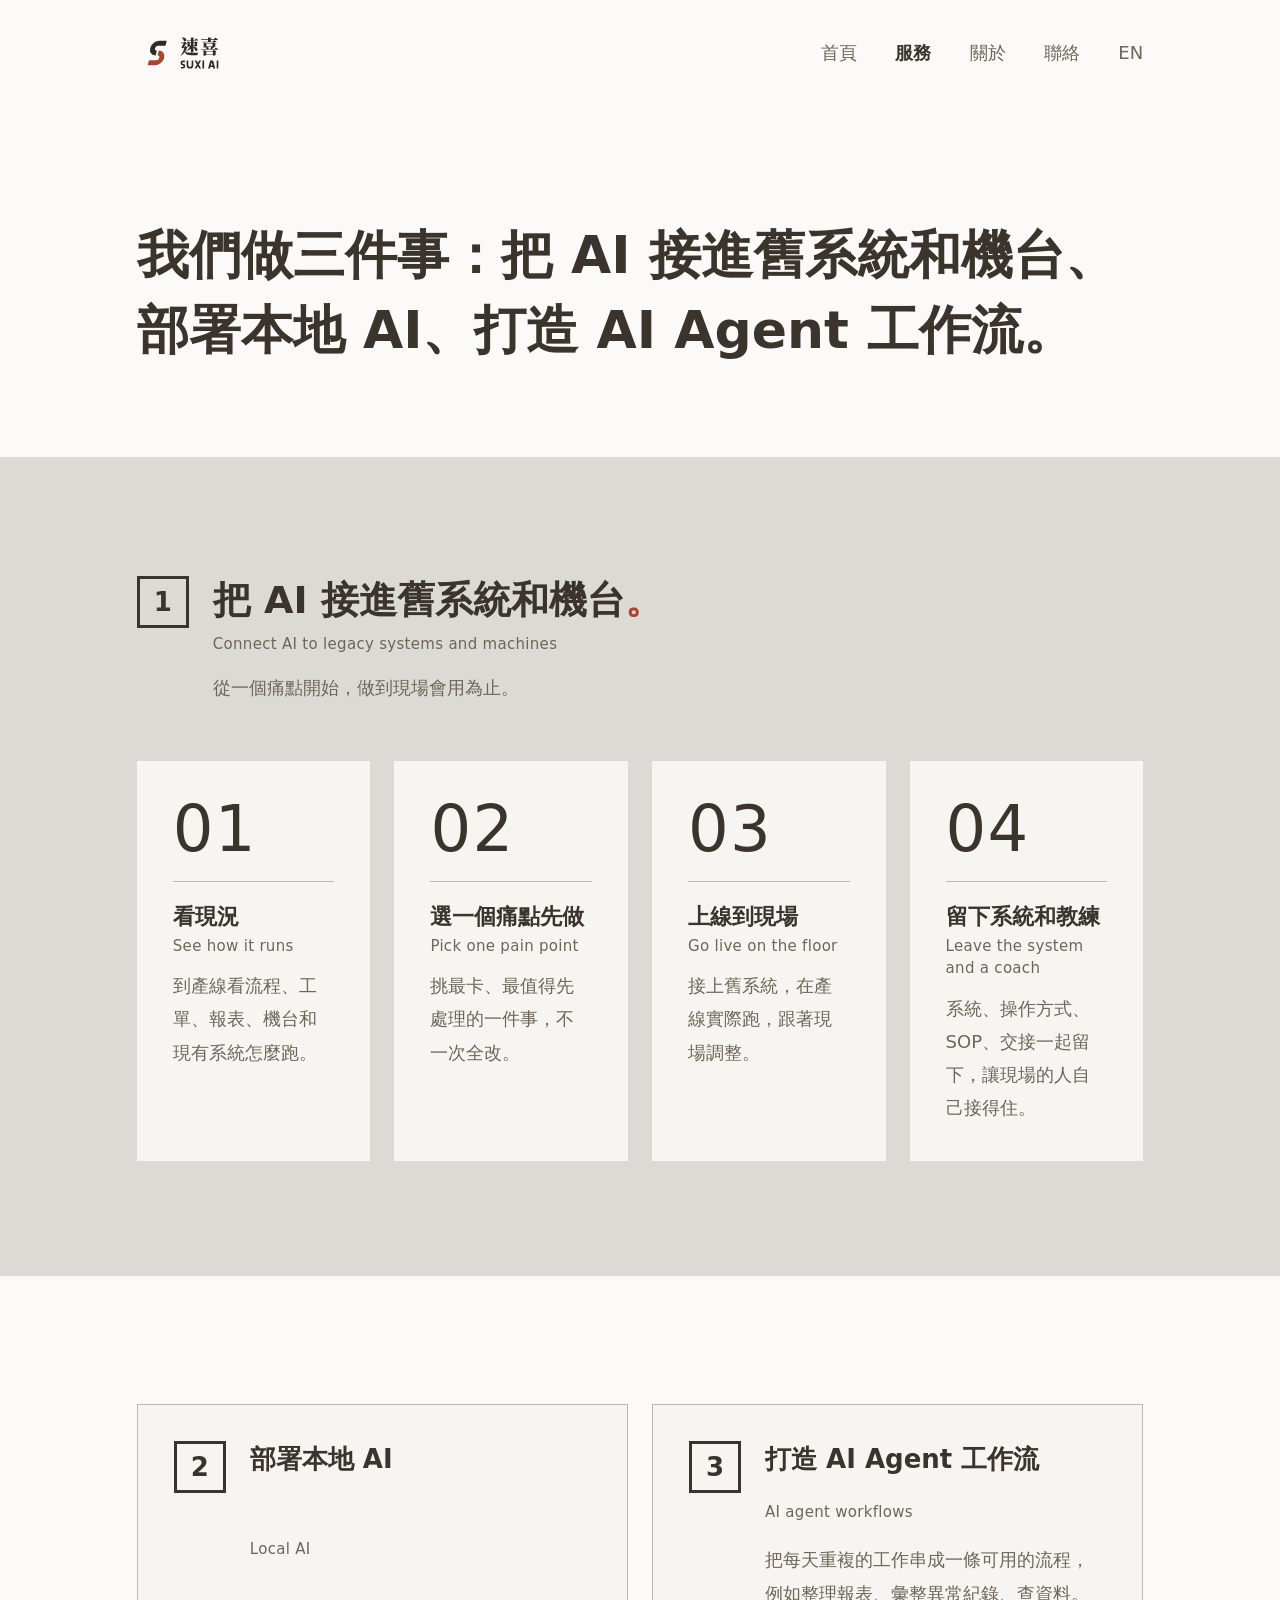
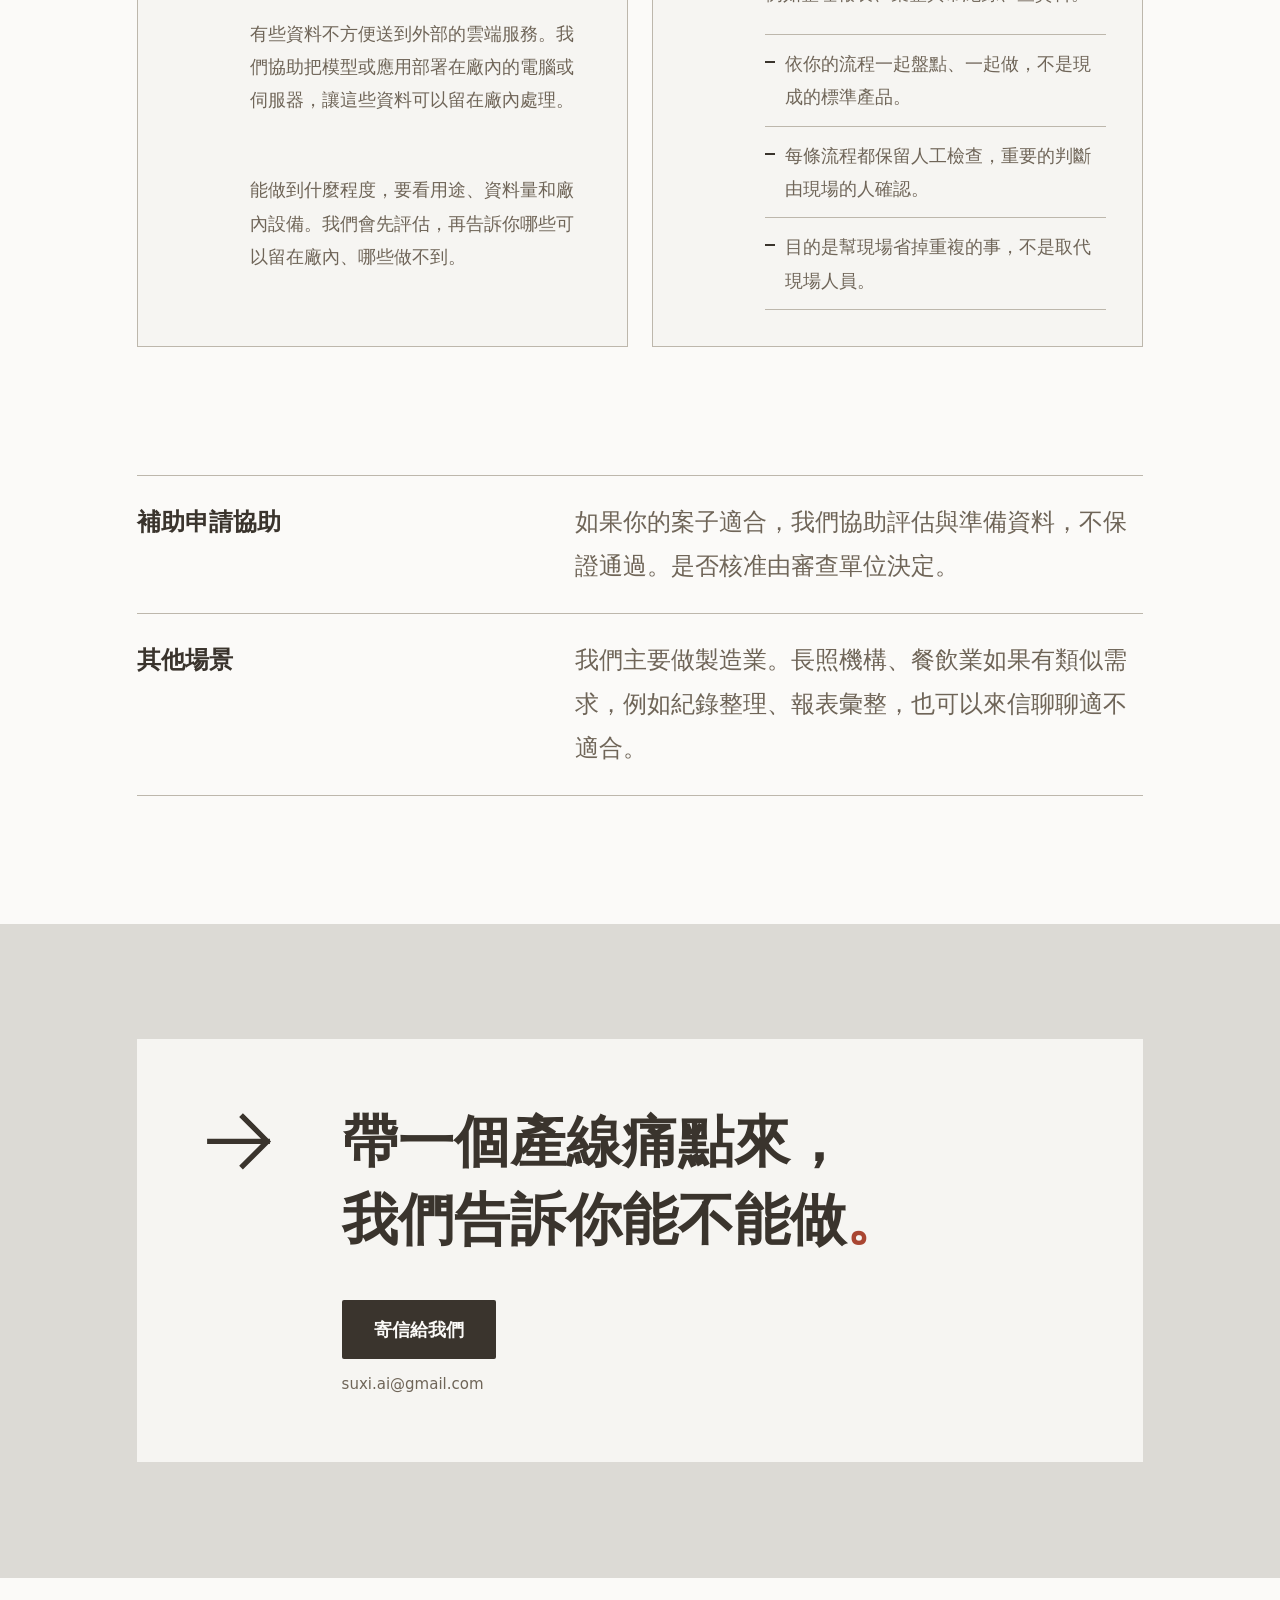
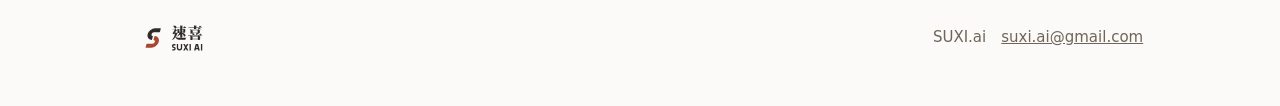
<file: services/index.html>
<!doctype html>
<html lang="zh-Hant-TW">
<head>
<meta charset="utf-8">
<meta name="viewport" content="width=device-width, initial-scale=1">
<title>服務｜速喜科技 SUXI AI</title>
<meta name="description" content="速喜提供三項服務：把 AI 接進舊系統和機台、部署本地 AI、打造 AI Agent 工作流；也協助評估補助與準備資料。">
<meta http-equiv="Content-Security-Policy" content="default-src 'self'; script-src 'self'; style-src 'self' 'unsafe-inline' https://fonts.googleapis.com; font-src https://fonts.gstatic.com; img-src 'self' data:; connect-src 'none'; object-src 'none'; base-uri 'none'; form-action 'none'">
<meta name="referrer" content="strict-origin-when-cross-origin">
<meta name="theme-color" content="#FBFAF8">
<link rel="canonical" href="https://suxiai.org/services/">
<link rel="alternate" hreflang="zh-Hant-TW" href="https://suxiai.org/services/">
<link rel="alternate" hreflang="en" href="https://suxiai.org/en/services/">
<link rel="alternate" hreflang="x-default" href="https://suxiai.org/services/">
<meta property="og:type" content="website">
<meta property="og:site_name" content="速喜科技 SUXI AI">
<meta property="og:locale" content="zh_TW">
<meta property="og:locale:alternate" content="en_US">
<meta property="og:url" content="https://suxiai.org/services/">
<meta property="og:title" content="服務｜速喜科技 SUXI AI">
<meta property="og:description" content="速喜提供三項服務：把 AI 接進舊系統和機台、部署本地 AI、打造 AI Agent 工作流；也協助評估補助與準備資料。">
<meta property="og:image" content="https://suxiai.org/assets/og-image.png">
<meta property="og:image:width" content="1200">
<meta property="og:image:height" content="630">
<meta name="twitter:card" content="summary_large_image">
<meta name="twitter:title" content="服務｜速喜科技 SUXI AI">
<meta name="twitter:description" content="速喜提供三項服務：把 AI 接進舊系統和機台、部署本地 AI、打造 AI Agent 工作流；也協助評估補助與準備資料。">
<meta name="twitter:image" content="https://suxiai.org/assets/og-image.png">
<link rel="icon" href="../assets/favicon.ico" sizes="48x48">
<link rel="icon" href="../assets/favicon.svg" type="image/svg+xml">
<link rel="apple-touch-icon" href="../assets/apple-touch-icon.png">
<link rel="preconnect" href="https://fonts.googleapis.com">
<link rel="preconnect" href="https://fonts.gstatic.com" crossorigin>
<link href="https://fonts.googleapis.com/css2?family=Noto+Sans+TC:wght@400;600&display=swap" rel="stylesheet">
<link rel="stylesheet" href="../style.css">
</head>
<body>

<svg width="0" height="0" style="position:absolute" aria-hidden="true">
  <symbol id="a-right" viewBox="0 0 44 44"><path d="M5 22H38M24 8L38 22L24 36"/></symbol>
  <symbol id="a-up" viewBox="0 0 44 44"><path d="M22 39V6M8 20L22 6L36 20"/></symbol>
  <symbol id="a-left" viewBox="0 0 44 44"><path d="M39 22H6M20 8L6 22L20 36"/></symbol>
</svg>

<header class="site-header">
  <div class="wrap">
    <a href="../" class="brand"><img src="../assets/suxi-horizontal-bi.svg" alt="速喜科技 SUXI AI" width="86" height="50"></a>
    <nav class="nav" aria-label="主選單">
      <a href="../">首頁</a>
      <a href="../services/" aria-current="page">服務</a>
      <a href="../about/">關於</a>
      <a href="../contact/">聯絡</a>
      <a href="../en/services/" lang="en" hreflang="en">EN</a>
    </nav>
  </div>
</header>

<main>
  <section class="page-head">
    <div class="wrap">
      <h1 class="page-title">我們做三件事：把 AI 接進舊系統和機台、部署本地 AI、打造 AI Agent 工作流。</h1>
    </div>
  </section>

  <section class="wall" id="connect">
    <div class="wrap">
      <div class="head svc-head">
        <span class="box">1</span>
        <div>
          <h2>把 AI 接進舊系統和機台<span class="seal">。</span></h2>
          <p class="en">Connect AI to legacy systems and machines</p>
          <p class="intro">從一個痛點開始，做到現場會用為止。</p>
        </div>
      </div>
      <ol class="plates four">
        <li class="plate">
          <div class="plate-top"><span class="num">01</span></div>
          <h3>看現況</h3>
          <p class="en">See how it runs</p>
          <p>到產線看流程、工單、報表、機台和現有系統怎麼跑。</p>
        </li>
        <li class="plate">
          <div class="plate-top"><span class="num">02</span></div>
          <h3>選一個痛點先做</h3>
          <p class="en">Pick one pain point</p>
          <p>挑最卡、最值得先處理的一件事，不一次全改。</p>
        </li>
        <li class="plate">
          <div class="plate-top"><span class="num">03</span></div>
          <h3>上線到現場</h3>
          <p class="en">Go live on the floor</p>
          <p>接上舊系統，在產線實際跑，跟著現場調整。</p>
        </li>
        <li class="plate">
          <div class="plate-top"><span class="num">04</span></div>
          <h3>留下系統和教練</h3>
          <p class="en">Leave the system and a coach</p>
          <p>系統、操作方式、SOP、交接一起留下，讓現場的人自己接得住。</p>
        </li>
      </ol>
    </div>
  </section>

  <section class="sect">
    <div class="wrap">
      <ul class="plates two flat">
        <li class="plate svc" id="local-ai">
          <span class="box">2</span>
          <h3>部署本地 AI</h3>
          <p class="en">Local AI</p>
          <p>有些資料不方便送到外部的雲端服務。我們協助把模型或應用部署在廠內的電腦或伺服器，讓這些資料可以留在廠內處理。</p>
          <p>能做到什麼程度，要看用途、資料量和廠內設備。我們會先評估，再告訴你哪些可以留在廠內、哪些做不到。</p>
        </li>
        <li class="plate svc" id="agent">
          <span class="box">3</span>
          <h3>打造 AI Agent 工作流</h3>
          <p class="en">AI agent workflows</p>
          <p>把每天重複的工作串成一條可用的流程，例如整理報表、彙整異常紀錄、查資料。</p>
          <ul class="ticks">
            <li>依你的流程一起盤點、一起做，不是現成的標準產品。</li>
            <li>每條流程都保留人工檢查，重要的判斷由現場的人確認。</li>
            <li>目的是幫現場省掉重複的事，不是取代現場人員。</li>
          </ul>
        </li>
      </ul>
    </div>
  </section>

  <section class="sect tight">
    <div class="wrap">
      <ul class="rows">
        <li><b>補助申請協助</b><span>如果你的案子適合，我們協助評估與準備資料，不保證通過。是否核准由審查單位決定。</span></li>
        <li><b>其他場景</b><span>我們主要做製造業。長照機構、餐飲業如果有類似需求，例如紀錄整理、報表彙整，也可以來信聊聊適不適合。</span></li>
      </ul>
    </div>
  </section>

  <section class="wall closing">
    <div class="wrap">
      <div class="plate">
        <svg class="arrow" aria-hidden="true"><use href="#a-right"/></svg>
        <div>
          <h2><span>帶一個產線痛點來，</span><span>我們告訴你能不能做<span class="seal" style="display:inline">。</span></span></h2>
          <a class="btn" href="mailto:suxi.ai@gmail.com">寄信給我們</a>
          <span class="mailnote">suxi.ai@gmail.com</span>
        </div>
      </div>
    </div>
  </section>
</main>

<footer class="site-footer">
  <div class="wrap">
    <img src="../assets/suxi-horizontal-bi.svg" alt="速喜科技 SUXI AI" width="69" height="40">
    <p>SUXI.ai　<a href="mailto:suxi.ai@gmail.com">suxi.ai@gmail.com</a></p>
  </div>
</footer>

</body>
</html>
</file>
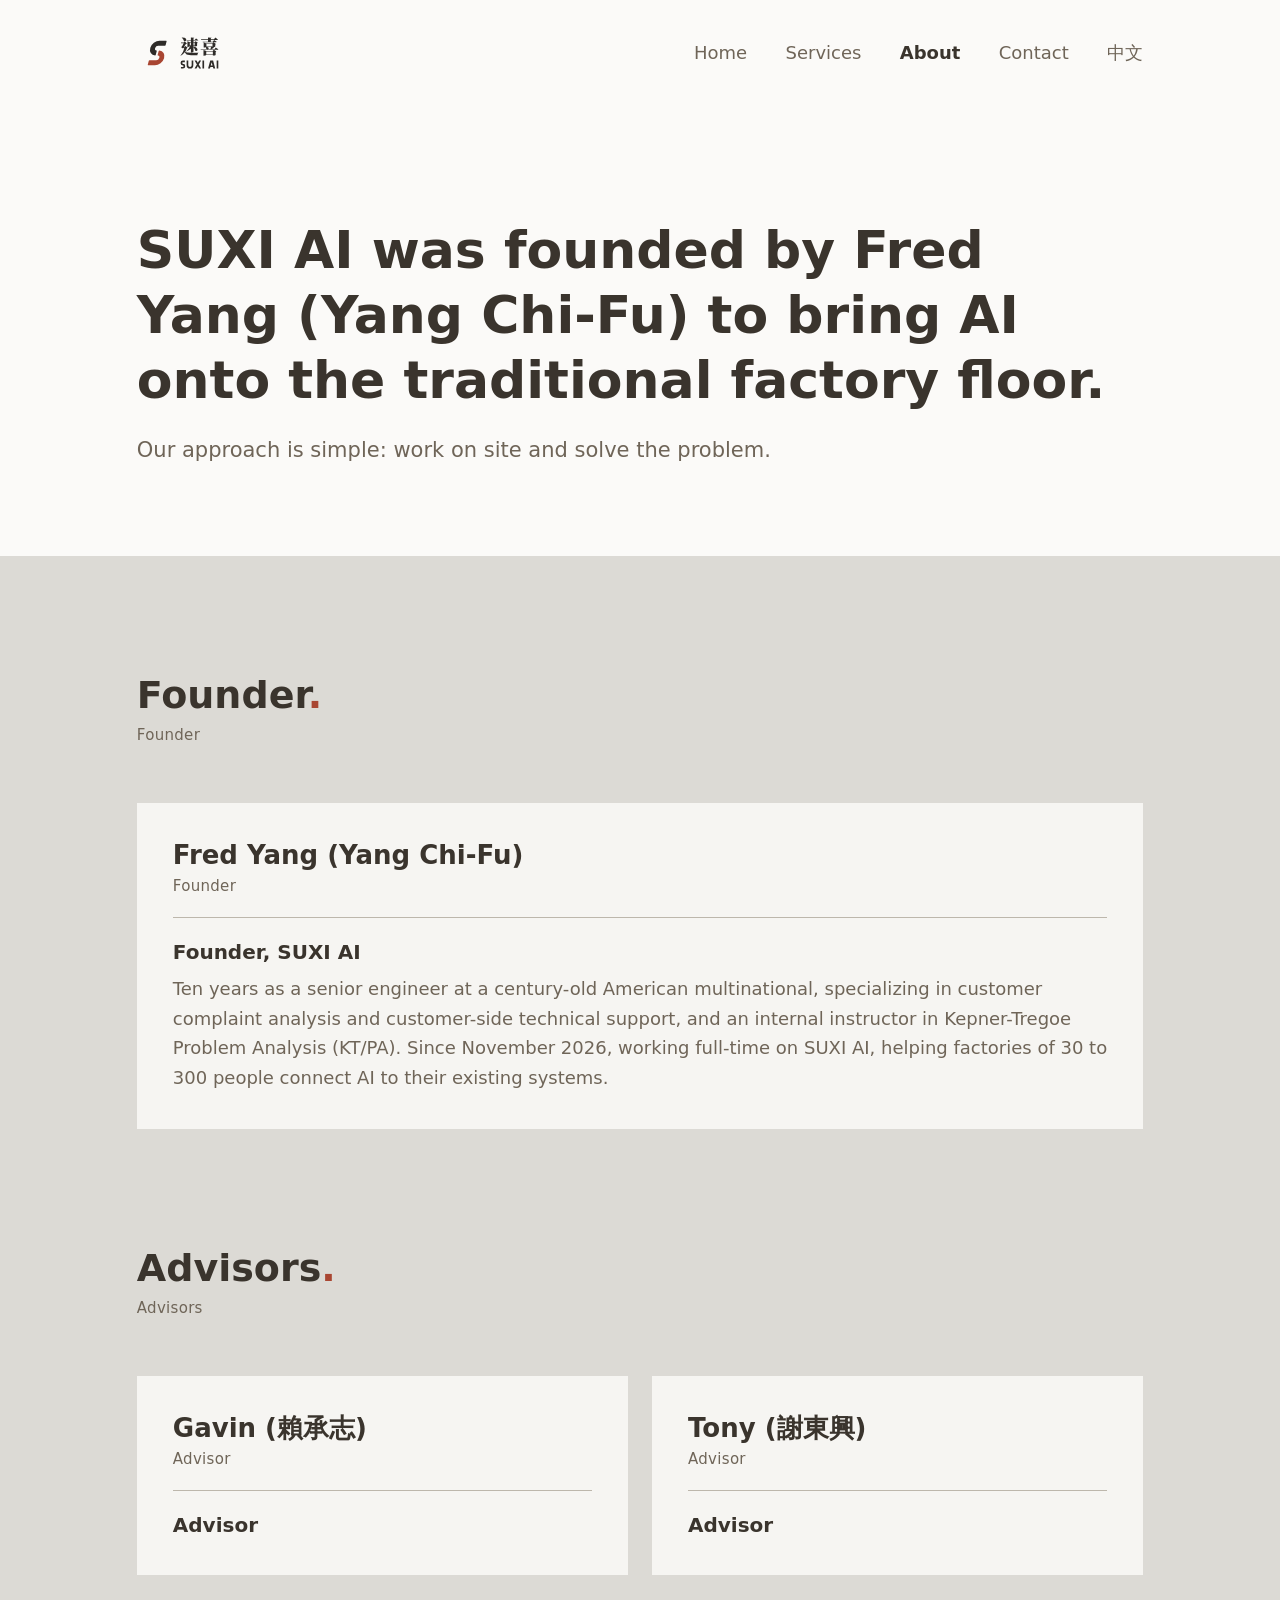
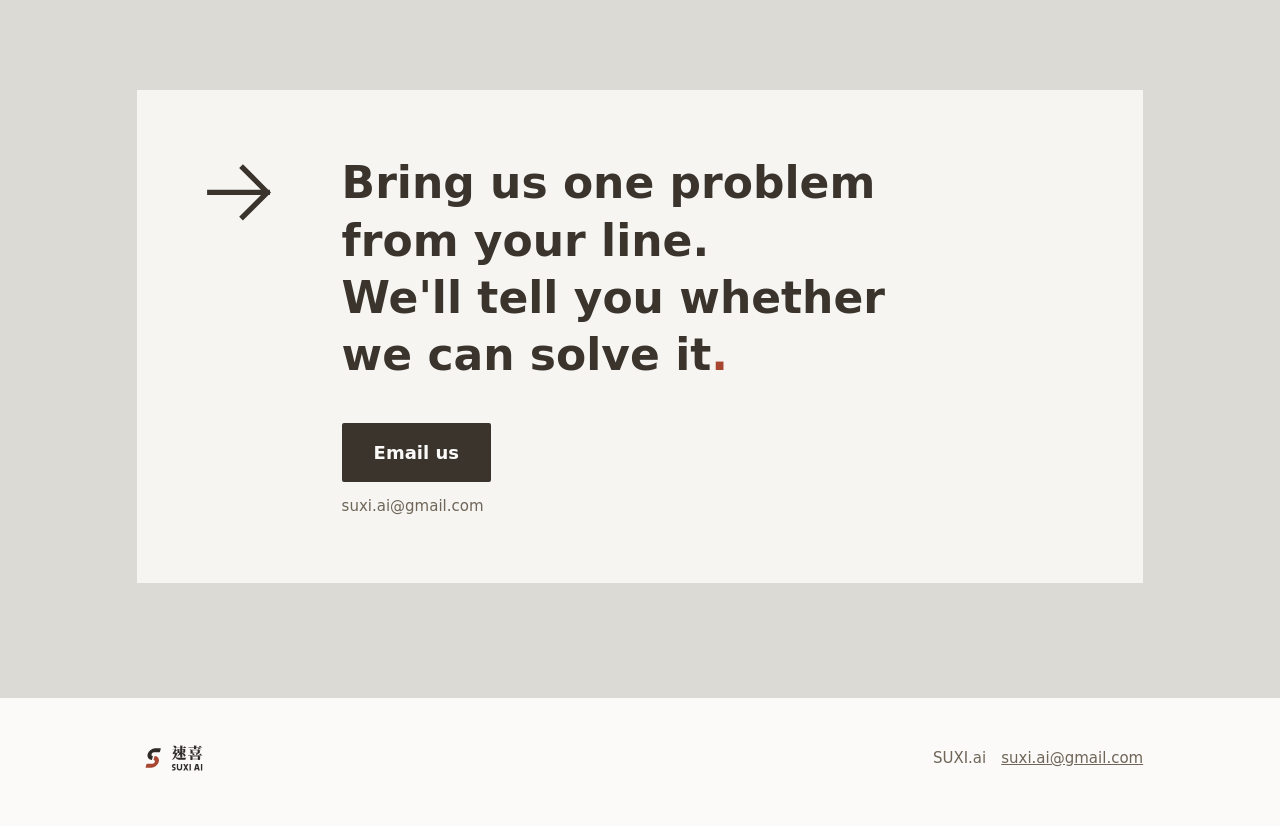
<file: en/about/index.html>
<!doctype html>
<html lang="en">
<head>
<meta charset="utf-8">
<meta name="viewport" content="width=device-width, initial-scale=1">
<title>About | SUXI AI</title>
<meta name="description" content="SUXI AI was founded by Fred Yang (Yang Chi-Fu) to bring AI onto the factory floor for manufacturers with 30–300 people.">
<meta http-equiv="Content-Security-Policy" content="default-src 'self'; script-src 'self'; style-src 'self' 'unsafe-inline' https://fonts.googleapis.com; font-src https://fonts.gstatic.com; img-src 'self' data:; connect-src 'none'; object-src 'none'; base-uri 'none'; form-action 'none'">
<meta name="referrer" content="strict-origin-when-cross-origin">
<meta name="theme-color" content="#FBFAF8">
<link rel="canonical" href="https://suxiai.org/en/about/">
<link rel="alternate" hreflang="zh-Hant-TW" href="https://suxiai.org/about/">
<link rel="alternate" hreflang="en" href="https://suxiai.org/en/about/">
<link rel="alternate" hreflang="x-default" href="https://suxiai.org/about/">
<meta property="og:type" content="website">
<meta property="og:site_name" content="速喜科技 SUXI AI">
<meta property="og:locale" content="en_US">
<meta property="og:locale:alternate" content="zh_TW">
<meta property="og:url" content="https://suxiai.org/en/about/">
<meta property="og:title" content="About | SUXI AI">
<meta property="og:description" content="SUXI AI was founded by Fred Yang (Yang Chi-Fu) to bring AI onto the factory floor for manufacturers with 30–300 people.">
<meta property="og:image" content="https://suxiai.org/assets/og-image.png">
<meta property="og:image:width" content="1200">
<meta property="og:image:height" content="630">
<meta name="twitter:card" content="summary_large_image">
<meta name="twitter:title" content="About | SUXI AI">
<meta name="twitter:description" content="SUXI AI was founded by Fred Yang (Yang Chi-Fu) to bring AI onto the factory floor for manufacturers with 30–300 people.">
<meta name="twitter:image" content="https://suxiai.org/assets/og-image.png">
<link rel="icon" href="../../assets/favicon.ico" sizes="48x48">
<link rel="icon" href="../../assets/favicon.svg" type="image/svg+xml">
<link rel="apple-touch-icon" href="../../assets/apple-touch-icon.png">
<link rel="preconnect" href="https://fonts.googleapis.com">
<link rel="preconnect" href="https://fonts.gstatic.com" crossorigin>
<link href="https://fonts.googleapis.com/css2?family=Noto+Sans+TC:wght@400;600&display=swap" rel="stylesheet">
<link rel="stylesheet" href="../../style.css">
</head>
<body>

<svg width="0" height="0" style="position:absolute" aria-hidden="true">
  <symbol id="a-right" viewBox="0 0 44 44"><path d="M5 22H38M24 8L38 22L24 36"/></symbol>
  <symbol id="a-up" viewBox="0 0 44 44"><path d="M22 39V6M8 20L22 6L36 20"/></symbol>
  <symbol id="a-left" viewBox="0 0 44 44"><path d="M39 22H6M20 8L6 22L20 36"/></symbol>
</svg>

<header class="site-header">
  <div class="wrap">
    <a href="../../en/" class="brand"><img src="../../assets/suxi-horizontal-bi.svg" alt="SUXI AI 速喜科技" width="86" height="50"></a>
    <nav class="nav" aria-label="Main">
      <a href="../../en/">Home</a>
      <a href="../../en/services/">Services</a>
      <a href="../../en/about/" aria-current="page">About</a>
      <a href="../../en/contact/">Contact</a>
      <a href="../../about/" lang="zh-Hant-TW" hreflang="zh-Hant-TW">中文</a>
    </nav>
  </div>
</header>

<main>
  <section class="page-head">
    <div class="wrap">
      <h1 class="page-title">SUXI AI was founded by Fred Yang (Yang Chi-Fu) to bring AI onto the traditional factory floor.</h1>
      <p class="lead">Our approach is simple: work on site and solve the problem.</p>
    </div>
  </section>

  <section class="wall">
    <div class="wrap">
      <div class="head">
        <h2>Founder<span class="seal">.</span></h2>
        <p class="en">Founder</p>
      </div>
      <ul class="plates">
        <li class="plate person">
          <div>
            <h3>Fred Yang (Yang Chi-Fu)</h3>
            <p class="en">Founder</p>
            <p class="what">Founder, SUXI AI</p>
            <p>Ten years as a senior engineer at a century-old American multinational, specializing in customer complaint analysis and customer-side technical support, and an internal instructor in Kepner-Tregoe Problem Analysis (KT/PA). Since November 2026, working full-time on SUXI AI, helping factories of 30 to 300 people connect AI to their existing systems.</p>
          </div>
        </li>
      </ul>
    </div>
  </section>

  <section class="wall">
    <div class="wrap">
      <div class="head">
        <h2>Advisors<span class="seal">.</span></h2>
        <p class="en">Advisors</p>
      </div>
      <ul class="plates two">
        <li class="plate person">
          <div>
            <h3>Gavin (賴承志)</h3>
            <p class="en">Advisor</p>
            <p class="what">Advisor</p>
          </div>
        </li>
        <li class="plate person">
          <div>
            <h3>Tony (謝東興)</h3>
            <p class="en">Advisor</p>
            <p class="what">Advisor</p>
          </div>
        </li>
      </ul>
    </div>
  </section>

  <section class="wall closing">
    <div class="wrap">
      <div class="plate">
        <svg class="arrow" aria-hidden="true"><use href="#a-right"/></svg>
        <div>
          <h2><span>Bring us one problem from your line.</span><span>We'll tell you whether we can solve it<span class="seal" style="display:inline">.</span></span></h2>
          <a class="btn" href="mailto:suxi.ai@gmail.com">Email us</a>
          <span class="mailnote">suxi.ai@gmail.com</span>
        </div>
      </div>
    </div>
  </section>
</main>

<footer class="site-footer">
  <div class="wrap">
    <img src="../../assets/suxi-horizontal-bi.svg" alt="SUXI AI 速喜科技" width="69" height="40">
    <p>SUXI.ai　<a href="mailto:suxi.ai@gmail.com">suxi.ai@gmail.com</a></p>
  </div>
</footer>

</body>
</html>
</file>
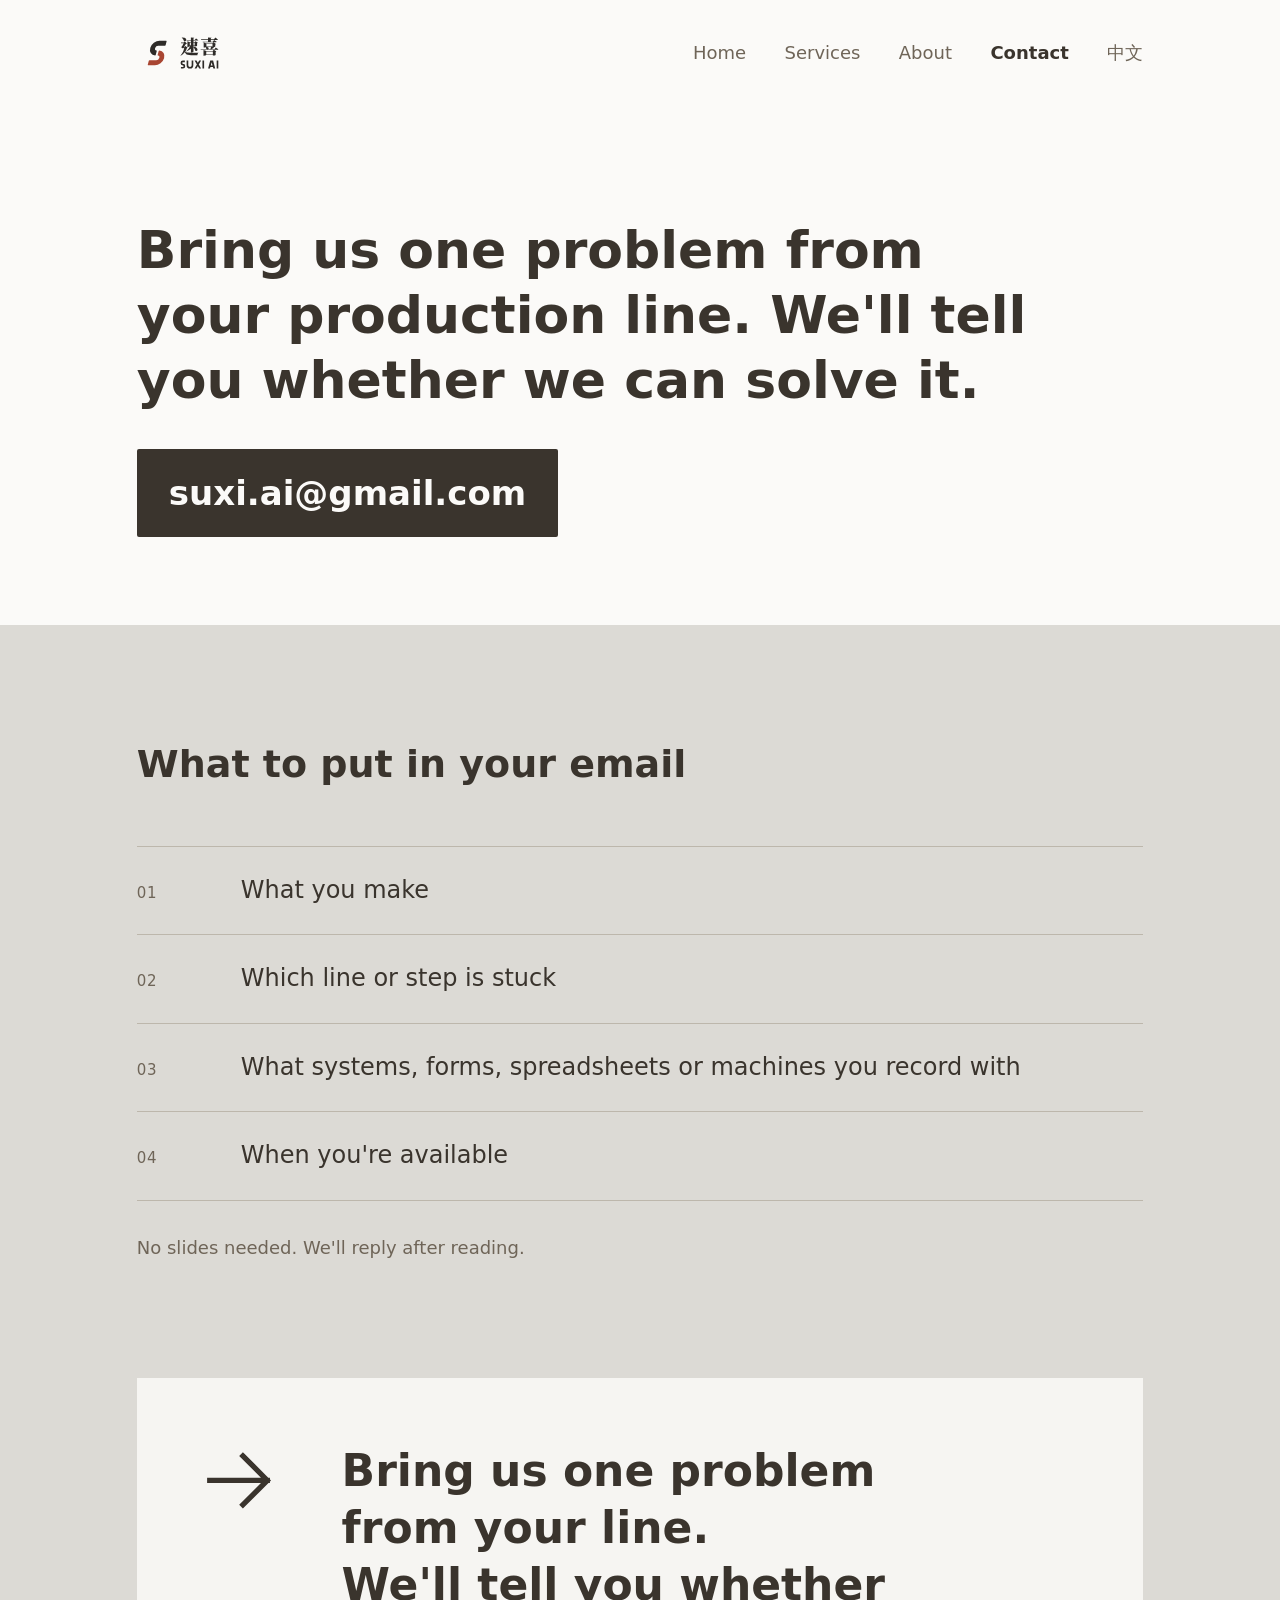
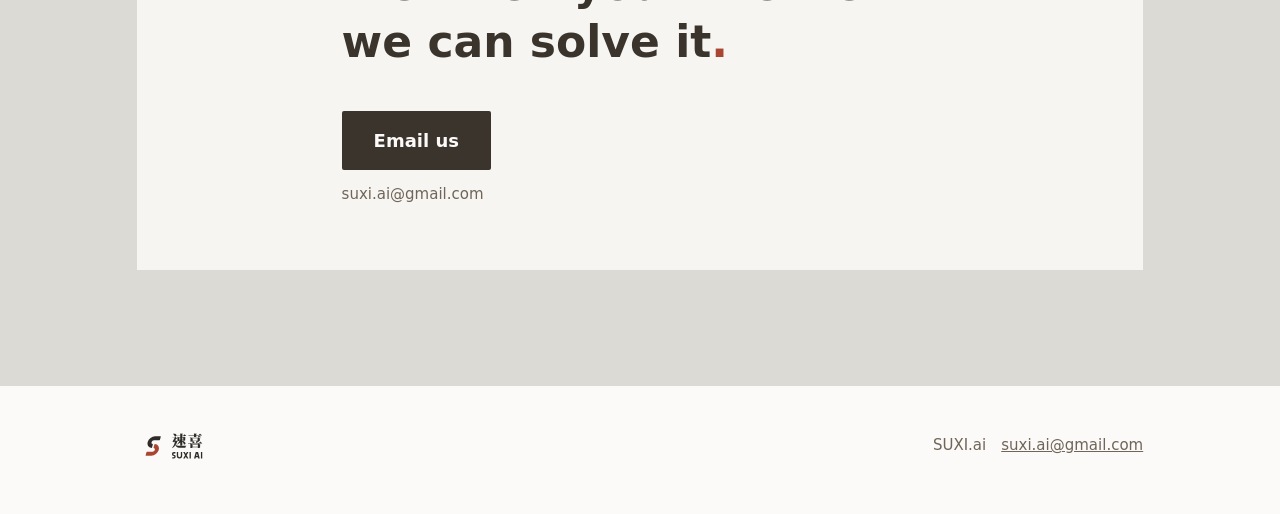
<file: en/contact/index.html>
<!doctype html>
<html lang="en">
<head>
<meta charset="utf-8">
<meta name="viewport" content="width=device-width, initial-scale=1">
<title>Contact | SUXI AI</title>
<meta name="description" content="Bring us one problem from your production line. We'll tell you whether we can solve it. Email suxi.ai@gmail.com.">
<meta http-equiv="Content-Security-Policy" content="default-src 'self'; script-src 'self'; style-src 'self' 'unsafe-inline' https://fonts.googleapis.com; font-src https://fonts.gstatic.com; img-src 'self' data:; connect-src 'none'; object-src 'none'; base-uri 'none'; form-action 'none'">
<meta name="referrer" content="strict-origin-when-cross-origin">
<meta name="theme-color" content="#FBFAF8">
<link rel="canonical" href="https://suxiai.org/en/contact/">
<link rel="alternate" hreflang="zh-Hant-TW" href="https://suxiai.org/contact/">
<link rel="alternate" hreflang="en" href="https://suxiai.org/en/contact/">
<link rel="alternate" hreflang="x-default" href="https://suxiai.org/contact/">
<meta property="og:type" content="website">
<meta property="og:site_name" content="速喜科技 SUXI AI">
<meta property="og:locale" content="en_US">
<meta property="og:locale:alternate" content="zh_TW">
<meta property="og:url" content="https://suxiai.org/en/contact/">
<meta property="og:title" content="Contact | SUXI AI">
<meta property="og:description" content="Bring us one problem from your production line. We'll tell you whether we can solve it. Email suxi.ai@gmail.com.">
<meta property="og:image" content="https://suxiai.org/assets/og-image.png">
<meta property="og:image:width" content="1200">
<meta property="og:image:height" content="630">
<meta name="twitter:card" content="summary_large_image">
<meta name="twitter:title" content="Contact | SUXI AI">
<meta name="twitter:description" content="Bring us one problem from your production line. We'll tell you whether we can solve it. Email suxi.ai@gmail.com.">
<meta name="twitter:image" content="https://suxiai.org/assets/og-image.png">
<link rel="icon" href="../../assets/favicon.ico" sizes="48x48">
<link rel="icon" href="../../assets/favicon.svg" type="image/svg+xml">
<link rel="apple-touch-icon" href="../../assets/apple-touch-icon.png">
<link rel="preconnect" href="https://fonts.googleapis.com">
<link rel="preconnect" href="https://fonts.gstatic.com" crossorigin>
<link href="https://fonts.googleapis.com/css2?family=Noto+Sans+TC:wght@400;600&display=swap" rel="stylesheet">
<link rel="stylesheet" href="../../style.css">
</head>
<body>

<svg width="0" height="0" style="position:absolute" aria-hidden="true">
  <symbol id="a-right" viewBox="0 0 44 44"><path d="M5 22H38M24 8L38 22L24 36"/></symbol>
  <symbol id="a-up" viewBox="0 0 44 44"><path d="M22 39V6M8 20L22 6L36 20"/></symbol>
  <symbol id="a-left" viewBox="0 0 44 44"><path d="M39 22H6M20 8L6 22L20 36"/></symbol>
</svg>

<header class="site-header">
  <div class="wrap">
    <a href="../../en/" class="brand"><img src="../../assets/suxi-horizontal-bi.svg" alt="SUXI AI 速喜科技" width="86" height="50"></a>
    <nav class="nav" aria-label="Main">
      <a href="../../en/">Home</a>
      <a href="../../en/services/">Services</a>
      <a href="../../en/about/">About</a>
      <a href="../../en/contact/" aria-current="page">Contact</a>
      <a href="../../contact/" lang="zh-Hant-TW" hreflang="zh-Hant-TW">中文</a>
    </nav>
  </div>
</header>

<main>
  <section class="page-head">
    <div class="wrap">
      <h1 class="page-title">Bring us one problem from your production line. We'll tell you whether we can solve it.</h1>
      <a class="mail-big" href="mailto:suxi.ai@gmail.com">suxi.ai@gmail.com</a>
    </div>
  </section>

  <section class="wall">
    <div class="wrap">
      <div class="head">
        <h2>What to put in your email</h2>
      </div>
      <ol class="rows list">
        <li><span class="no">01</span><span style="color:var(--ink)">What you make</span></li>
        <li><span class="no">02</span><span style="color:var(--ink)">Which line or step is stuck</span></li>
        <li><span class="no">03</span><span style="color:var(--ink)">What systems, forms, spreadsheets or machines you record with</span></li>
        <li><span class="no">04</span><span style="color:var(--ink)">When you're available</span></li>
      </ol>
      <p class="note">No slides needed. We'll reply after reading.</p>
    </div>
  </section>

  <section class="wall closing">
    <div class="wrap">
      <div class="plate">
        <svg class="arrow" aria-hidden="true"><use href="#a-right"/></svg>
        <div>
          <h2><span>Bring us one problem from your line.</span><span>We'll tell you whether we can solve it<span class="seal" style="display:inline">.</span></span></h2>
          <a class="btn" href="mailto:suxi.ai@gmail.com">Email us</a>
          <span class="mailnote">suxi.ai@gmail.com</span>
        </div>
      </div>
    </div>
  </section>
</main>

<footer class="site-footer">
  <div class="wrap">
    <img src="../../assets/suxi-horizontal-bi.svg" alt="SUXI AI 速喜科技" width="69" height="40">
    <p>SUXI.ai　<a href="mailto:suxi.ai@gmail.com">suxi.ai@gmail.com</a></p>
  </div>
</footer>

</body>
</html>
</file>
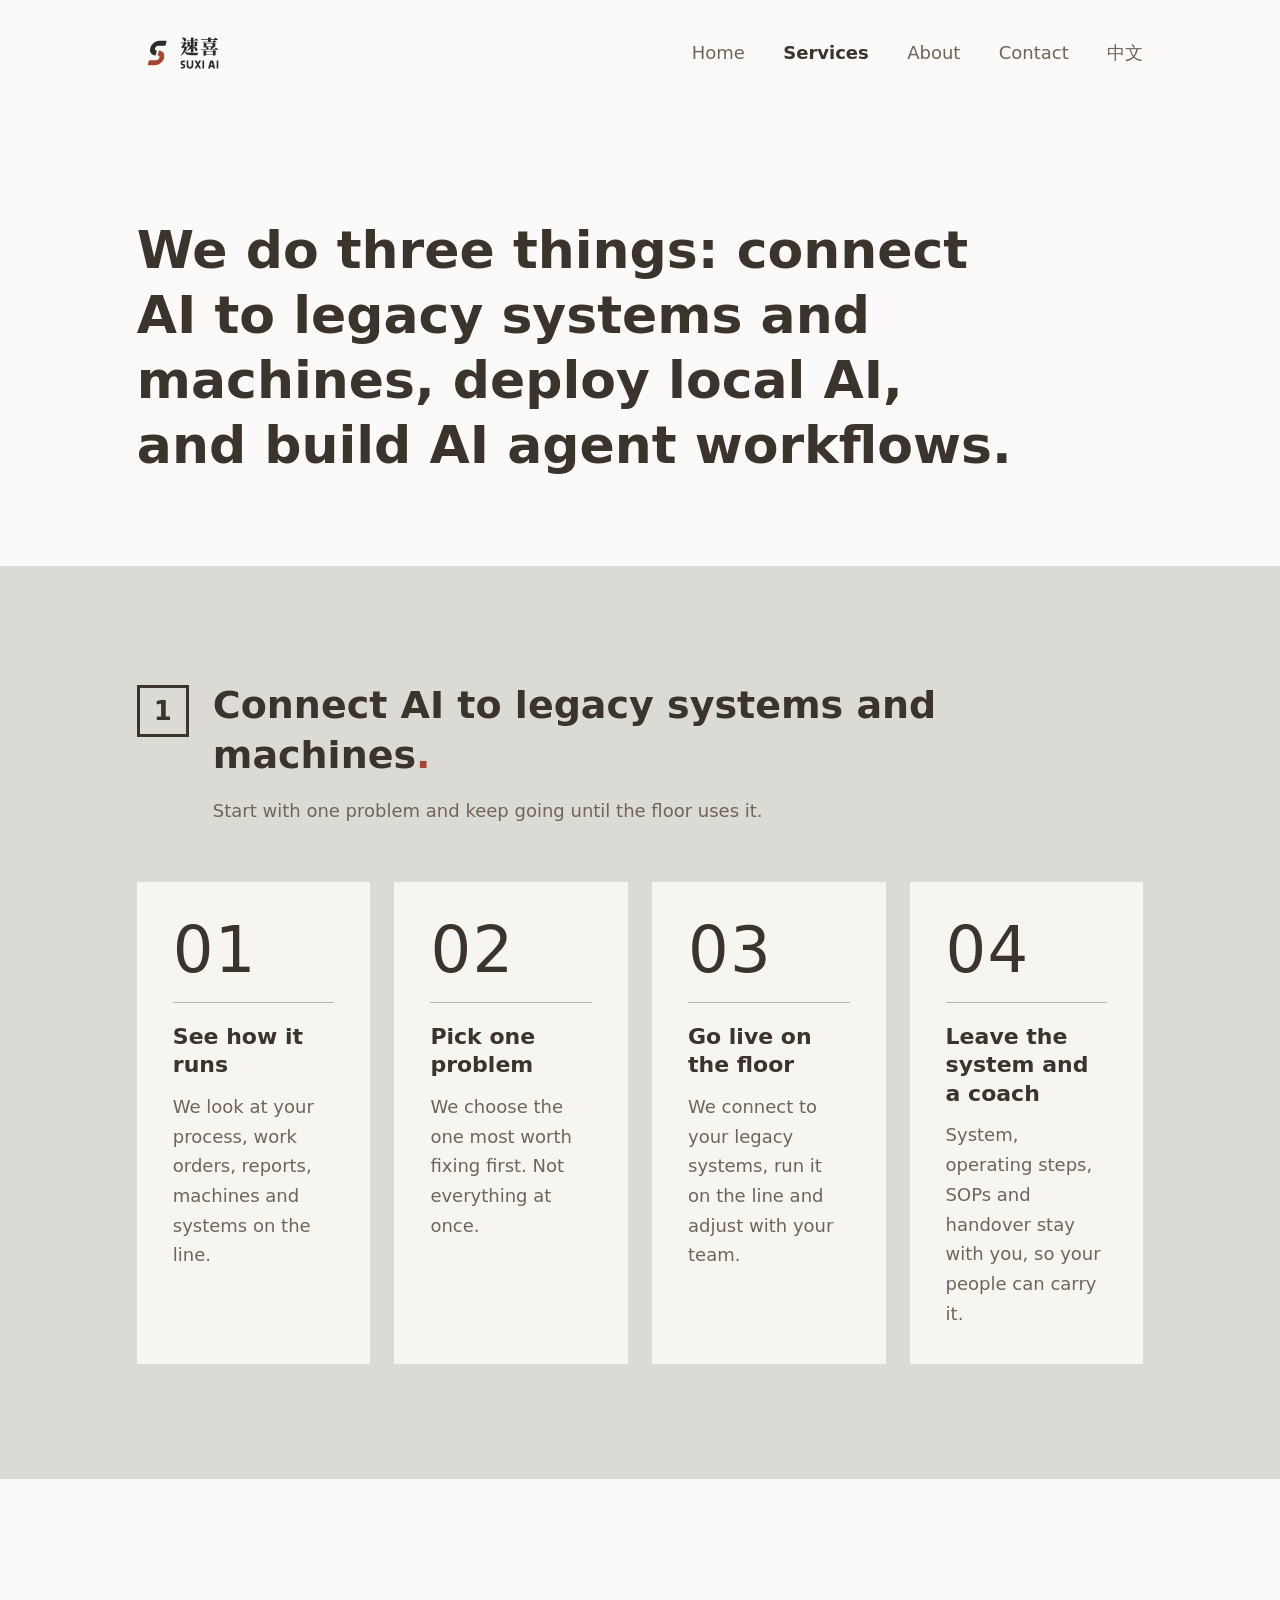
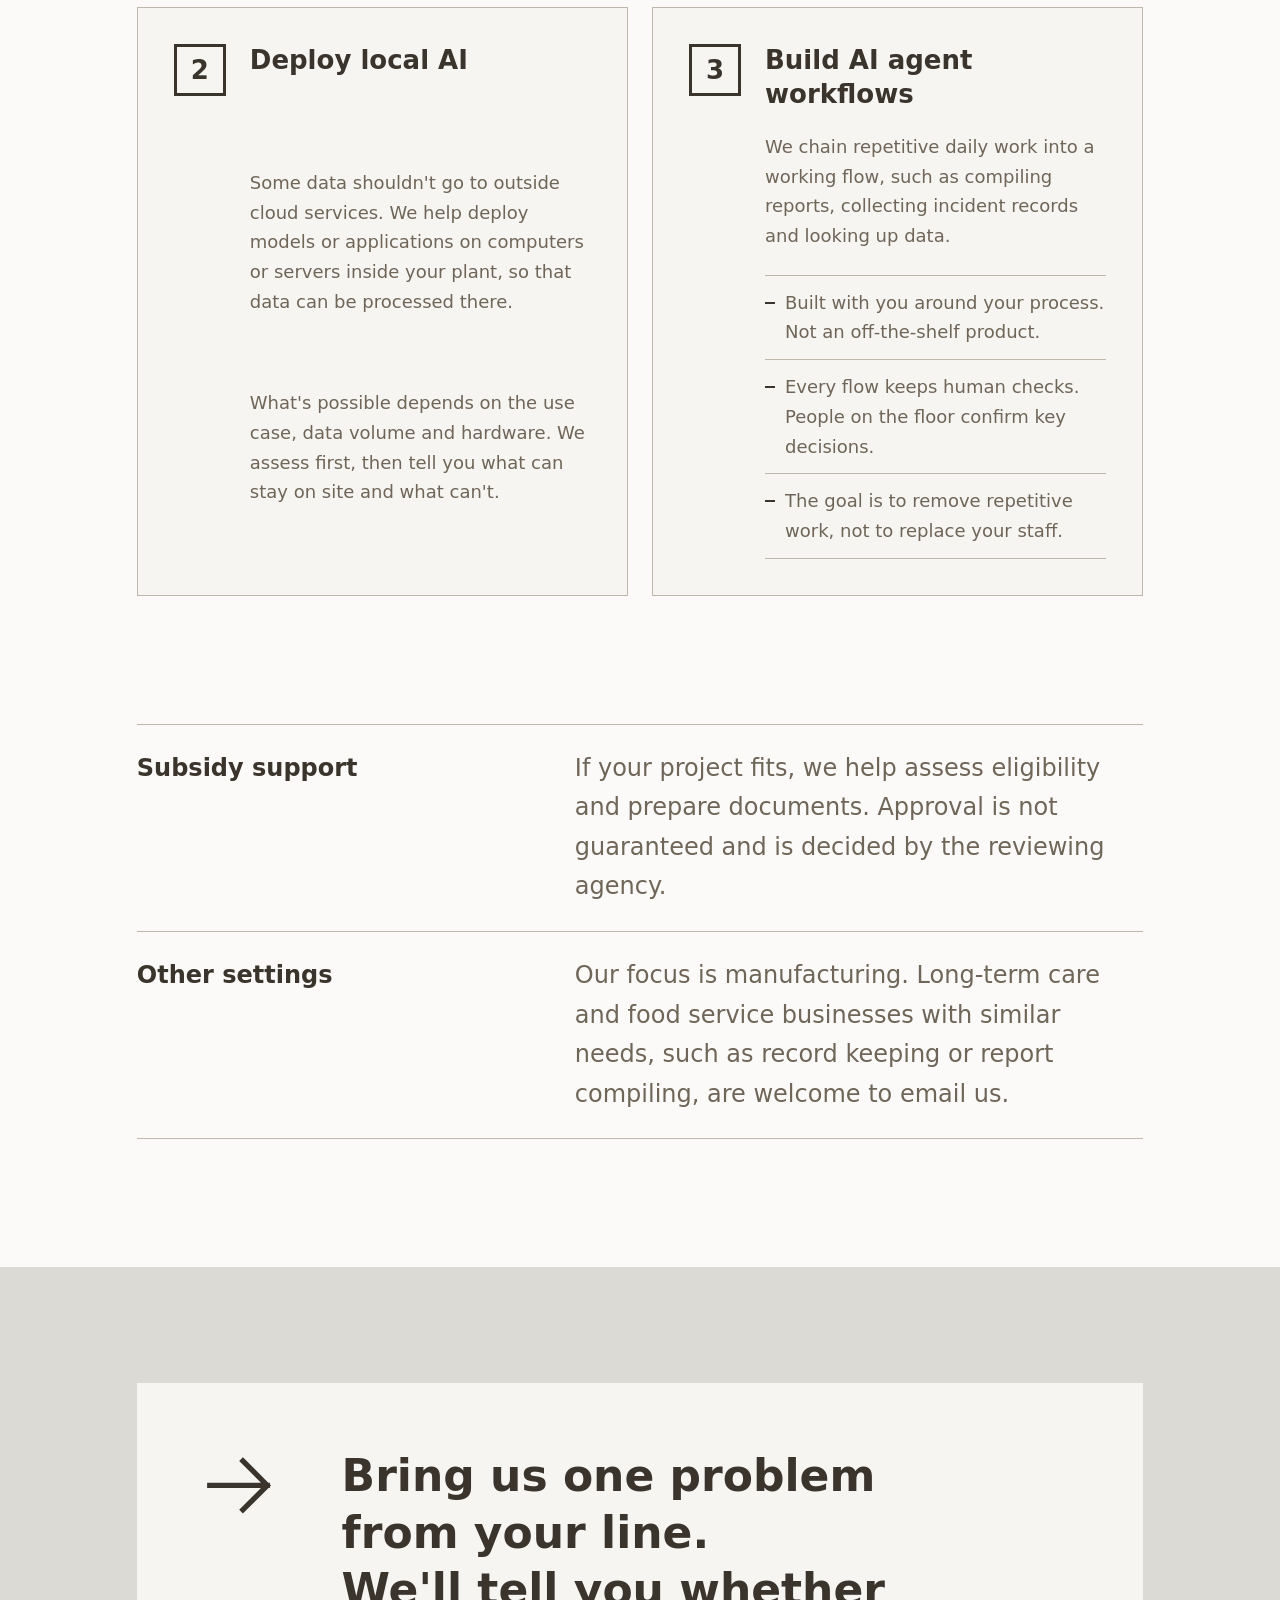
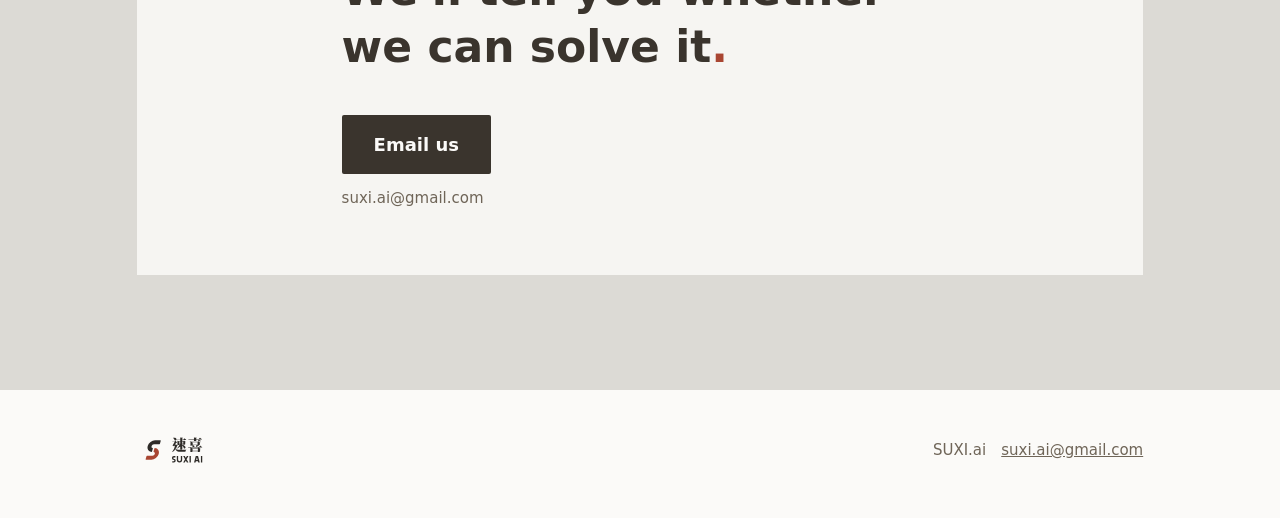
<file: en/services/index.html>
<!doctype html>
<html lang="en">
<head>
<meta charset="utf-8">
<meta name="viewport" content="width=device-width, initial-scale=1">
<title>Services | SUXI AI</title>
<meta name="description" content="SUXI AI offers three services: connecting AI to legacy systems and machines, deploying local AI, and building AI agent workflows. We also help assess subsidies and prepare documents.">
<meta http-equiv="Content-Security-Policy" content="default-src 'self'; script-src 'self'; style-src 'self' 'unsafe-inline' https://fonts.googleapis.com; font-src https://fonts.gstatic.com; img-src 'self' data:; connect-src 'none'; object-src 'none'; base-uri 'none'; form-action 'none'">
<meta name="referrer" content="strict-origin-when-cross-origin">
<meta name="theme-color" content="#FBFAF8">
<link rel="canonical" href="https://suxiai.org/en/services/">
<link rel="alternate" hreflang="zh-Hant-TW" href="https://suxiai.org/services/">
<link rel="alternate" hreflang="en" href="https://suxiai.org/en/services/">
<link rel="alternate" hreflang="x-default" href="https://suxiai.org/services/">
<meta property="og:type" content="website">
<meta property="og:site_name" content="速喜科技 SUXI AI">
<meta property="og:locale" content="en_US">
<meta property="og:locale:alternate" content="zh_TW">
<meta property="og:url" content="https://suxiai.org/en/services/">
<meta property="og:title" content="Services | SUXI AI">
<meta property="og:description" content="SUXI AI offers three services: connecting AI to legacy systems and machines, deploying local AI, and building AI agent workflows. We also help assess subsidies and prepare documents.">
<meta property="og:image" content="https://suxiai.org/assets/og-image.png">
<meta property="og:image:width" content="1200">
<meta property="og:image:height" content="630">
<meta name="twitter:card" content="summary_large_image">
<meta name="twitter:title" content="Services | SUXI AI">
<meta name="twitter:description" content="SUXI AI offers three services: connecting AI to legacy systems and machines, deploying local AI, and building AI agent workflows. We also help assess subsidies and prepare documents.">
<meta name="twitter:image" content="https://suxiai.org/assets/og-image.png">
<link rel="icon" href="../../assets/favicon.ico" sizes="48x48">
<link rel="icon" href="../../assets/favicon.svg" type="image/svg+xml">
<link rel="apple-touch-icon" href="../../assets/apple-touch-icon.png">
<link rel="preconnect" href="https://fonts.googleapis.com">
<link rel="preconnect" href="https://fonts.gstatic.com" crossorigin>
<link href="https://fonts.googleapis.com/css2?family=Noto+Sans+TC:wght@400;600&display=swap" rel="stylesheet">
<link rel="stylesheet" href="../../style.css">
</head>
<body>

<svg width="0" height="0" style="position:absolute" aria-hidden="true">
  <symbol id="a-right" viewBox="0 0 44 44"><path d="M5 22H38M24 8L38 22L24 36"/></symbol>
  <symbol id="a-up" viewBox="0 0 44 44"><path d="M22 39V6M8 20L22 6L36 20"/></symbol>
  <symbol id="a-left" viewBox="0 0 44 44"><path d="M39 22H6M20 8L6 22L20 36"/></symbol>
</svg>

<header class="site-header">
  <div class="wrap">
    <a href="../../en/" class="brand"><img src="../../assets/suxi-horizontal-bi.svg" alt="SUXI AI 速喜科技" width="86" height="50"></a>
    <nav class="nav" aria-label="Main">
      <a href="../../en/">Home</a>
      <a href="../../en/services/" aria-current="page">Services</a>
      <a href="../../en/about/">About</a>
      <a href="../../en/contact/">Contact</a>
      <a href="../../services/" lang="zh-Hant-TW" hreflang="zh-Hant-TW">中文</a>
    </nav>
  </div>
</header>

<main>
  <section class="page-head">
    <div class="wrap">
      <h1 class="page-title">We do three things: connect AI to legacy systems and machines, deploy local AI, and build AI agent workflows.</h1>
    </div>
  </section>

  <section class="wall" id="connect">
    <div class="wrap">
      <div class="head svc-head">
        <span class="box">1</span>
        <div>
          <h2>Connect AI to legacy systems and machines<span class="seal">.</span></h2>
          <p class="intro">Start with one problem and keep going until the floor uses it.</p>
        </div>
      </div>
      <ol class="plates four">
        <li class="plate"><div class="plate-top"><span class="num">01</span></div><h3>See how it runs</h3><p>We look at your process, work orders, reports, machines and systems on the line.</p></li>
        <li class="plate"><div class="plate-top"><span class="num">02</span></div><h3>Pick one problem</h3><p>We choose the one most worth fixing first. Not everything at once.</p></li>
        <li class="plate"><div class="plate-top"><span class="num">03</span></div><h3>Go live on the floor</h3><p>We connect to your legacy systems, run it on the line and adjust with your team.</p></li>
        <li class="plate"><div class="plate-top"><span class="num">04</span></div><h3>Leave the system and a coach</h3><p>System, operating steps, SOPs and handover stay with you, so your people can carry it.</p></li>
      </ol>
    </div>
  </section>

  <section class="sect">
    <div class="wrap">
      <ul class="plates two flat">
        <li class="plate svc" id="local-ai">
          <span class="box">2</span>
          <h3>Deploy local AI</h3>
          <p>Some data shouldn't go to outside cloud services. We help deploy models or applications on computers or servers inside your plant, so that data can be processed there.</p>
          <p>What's possible depends on the use case, data volume and hardware. We assess first, then tell you what can stay on site and what can't.</p>
        </li>
        <li class="plate svc" id="agent">
          <span class="box">3</span>
          <h3>Build AI agent workflows</h3>
          <p>We chain repetitive daily work into a working flow, such as compiling reports, collecting incident records and looking up data.</p>
          <ul class="ticks">
            <li>Built with you around your process. Not an off-the-shelf product.</li>
            <li>Every flow keeps human checks. People on the floor confirm key decisions.</li>
            <li>The goal is to remove repetitive work, not to replace your staff.</li>
          </ul>
        </li>
      </ul>
    </div>
  </section>

  <section class="sect tight">
    <div class="wrap">
      <ul class="rows">
        <li><b>Subsidy support</b><span>If your project fits, we help assess eligibility and prepare documents. Approval is not guaranteed and is decided by the reviewing agency.</span></li>
        <li><b>Other settings</b><span>Our focus is manufacturing. Long-term care and food service businesses with similar needs, such as record keeping or report compiling, are welcome to email us.</span></li>
      </ul>
    </div>
  </section>

  <section class="wall closing">
    <div class="wrap">
      <div class="plate">
        <svg class="arrow" aria-hidden="true"><use href="#a-right"/></svg>
        <div>
          <h2><span>Bring us one problem from your line.</span><span>We'll tell you whether we can solve it<span class="seal" style="display:inline">.</span></span></h2>
          <a class="btn" href="mailto:suxi.ai@gmail.com">Email us</a>
          <span class="mailnote">suxi.ai@gmail.com</span>
        </div>
      </div>
    </div>
  </section>
</main>

<footer class="site-footer">
  <div class="wrap">
    <img src="../../assets/suxi-horizontal-bi.svg" alt="SUXI AI 速喜科技" width="69" height="40">
    <p>SUXI.ai　<a href="mailto:suxi.ai@gmail.com">suxi.ai@gmail.com</a></p>
  </div>
</footer>

</body>
</html>
</file>
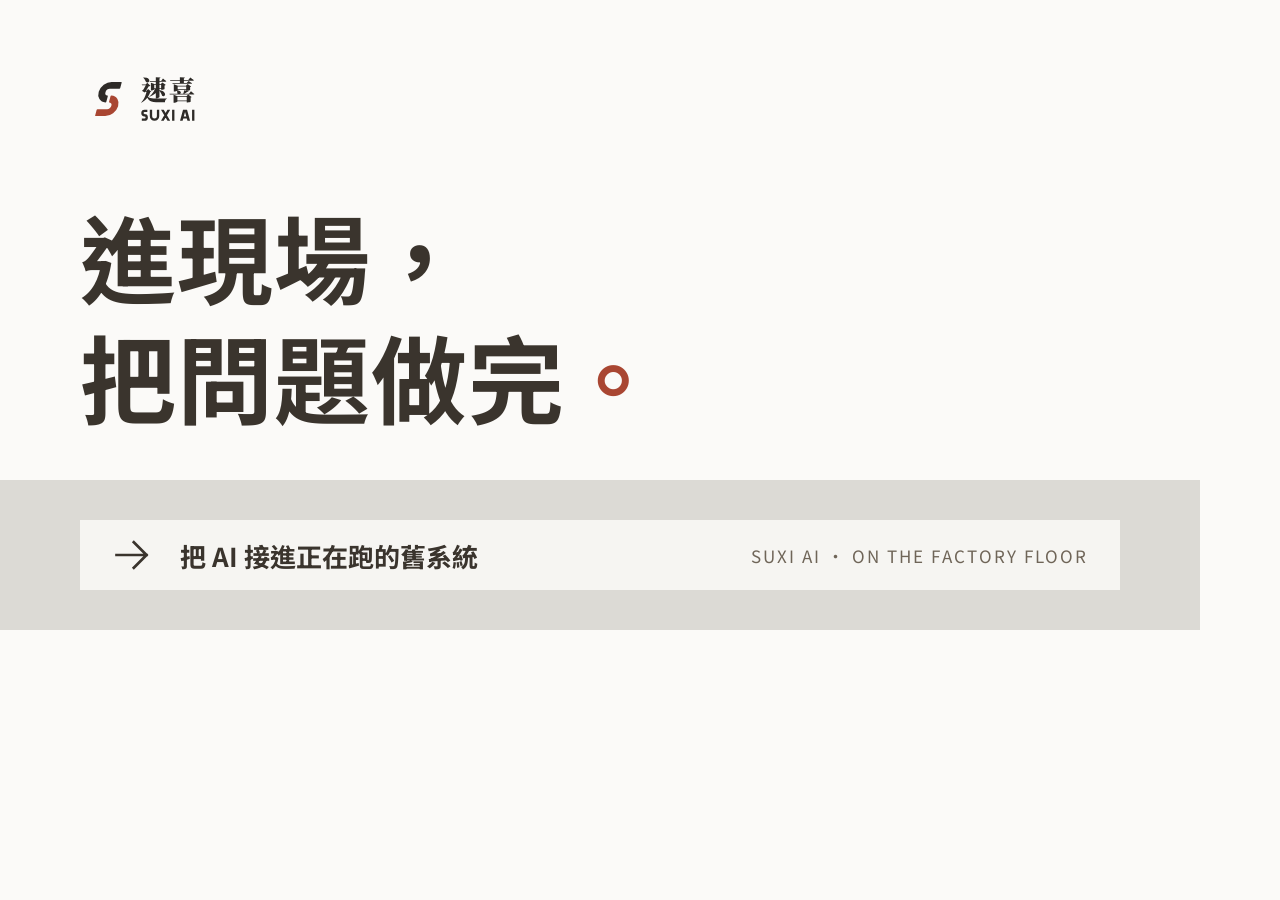
<file: tools/og-image.html>
<!doctype html>
<!-- 分享預覽圖樣板（assets/og-image.png）。改字後用 Chrome 無頭模式重截：
     "Google Chrome" --headless=new --hide-scrollbars --window-size=1200,630 --virtual-time-budget=4000 --screenshot=assets/og-image.png file://$PWD/tools/og-image.html -->
<html lang="zh-Hant-TW"><head><meta charset="utf-8">
<link href="https://fonts.googleapis.com/css2?family=Noto+Sans+TC:wght@400;700&display=swap" rel="stylesheet">
<style>
  html,body{margin:0;width:1200px;height:630px;overflow:hidden}
  body{background:#FBFAF8;color:#3A342D;font-family:"Noto Sans TC","PingFang TC",sans-serif;position:relative}
  .wall{position:absolute;left:0;right:0;bottom:0;height:150px;background:#DCDAD5}
  .logo{position:absolute;left:80px;top:64px;height:70px}
  h1{position:absolute;left:80px;top:196px;margin:0;font-size:96px;line-height:1.25;font-weight:700;letter-spacing:.01em}
  h1 span{color:#A94632}
  .plate{position:absolute;left:80px;right:80px;bottom:40px;height:70px;background:#F6F5F2;display:flex;align-items:center;gap:28px;padding:0 32px}
  .plate svg{width:40px;height:40px;fill:none;stroke:#3A342D;stroke-width:3;stroke-linecap:square}
  .plate p{margin:0;font-size:26px;font-weight:700}
  .plate .en{margin-left:auto;font-size:17px;font-weight:400;letter-spacing:.12em;text-transform:uppercase;color:#6F6558}
</style></head><body>
<img class="logo" src="../assets/suxi-horizontal-bi.svg" alt="">
<h1>進現場，<br>把問題做完<span>。</span></h1>
<div class="wall"></div>
<div class="plate">
  <svg viewBox="0 0 44 44"><path d="M5 22H38M24 8L38 22L24 36"/></svg>
  <p>把 AI 接進正在跑的舊系統</p>
  <p class="en">SUXI AI · On the factory floor</p>
</div>
</body></html>
</file>
<file: style.css>
/* 速喜科技 SUXI AI — 導視系統風（2026-11-10 定案 D6）
   參考：嘉義市立美術館視覺識別與導視（莊濟寰）。
   一種黑體、兩種粗細；褐墨＋淺灰牆面；箭頭、方框數字、細橫線；中英雙語；朱色只留句號 */
:root {
  --white: #FBFAF8;
  --wall: #DCDAD5;        /* 導視牆 */
  --plate: #F6F5F2;       /* 導視牌 */
  --ink: #3A342D;         /* 褐墨，內文 */
  --ink-soft: #6F6558;    /* 次要文字 */
  --rule: #BDB7AC;        /* 細線 */
  --shu: #A94632;         /* 褪朱，沿用 logo */
  --sans: "Noto Sans TC", "PingFang TC", system-ui, sans-serif;
  --gutter: clamp(20px, 6vw, 96px);
  --max: 1160px;
}

* { box-sizing: border-box; }
html { -webkit-text-size-adjust: 100%; }
body { margin: 0; background: var(--white); color: var(--ink); font-family: var(--sans); font-weight: 400; font-size: 18px; line-height: 1.85; }
html[lang="en"] body { line-height: 1.65; }
p, h1, h2, h3, ol, ul { margin: 0; }
a { color: inherit; }
img { display: block; max-width: 100%; }
b, h1, h2, h3 { font-weight: 600; }
.wrap { max-width: var(--max); margin: 0 auto; padding: 0 var(--gutter); }
.seal { color: var(--shu); }
.en { font-size: 15px; line-height: 1.5; letter-spacing: .02em; color: var(--ink-soft); }
.arrow { width: 44px; height: 44px; flex: none; fill: none; stroke: var(--ink); stroke-width: 3; stroke-linecap: square; stroke-linejoin: miter; }

/* ---------- 頁首 ---------- */
.site-header .wrap { display: flex; align-items: center; justify-content: space-between; flex-wrap: wrap; gap: 8px 24px; padding-top: 28px; padding-bottom: 28px; }
.brand img { height: 50px; width: auto; }
.nav { display: flex; flex-wrap: wrap; gap: 4px clamp(20px, 3vw, 40px); font-size: 18px; }
.nav a { text-decoration: none; color: var(--ink-soft); padding: 4px 0; }
.nav a:hover { color: var(--ink); }
.nav a[aria-current="page"] { color: var(--ink); font-weight: 600; }

/* ---------- 首屏（首頁） ---------- */
.hero { position: relative; padding: clamp(64px, 11vw, 144px) 0 clamp(72px, 11vw, 144px); }
.hero .wrap { position: relative; z-index: 1; }
.display { font-weight: 600; font-size: clamp(40px, 10.5vw, 120px); line-height: 1.3; }
.display span { display: block; }
html[lang="en"] .display { font-size: clamp(36px, 8.4vw, 104px); line-height: 1.2; }
.hero-text { max-width: 36em; margin-top: clamp(48px, 7vw, 88px); }
.hero h1 { font-size: 22px; line-height: 1.8; text-wrap: balance; }
html[lang="en"] .hero h1 { line-height: 1.6; }
.hero .lead { color: var(--ink-soft); margin-top: 20px; }

.btn { display: inline-block; margin-top: 40px; text-decoration: none; background: var(--ink); color: var(--white); font-size: 18px; font-weight: 600; line-height: 1.5;
  padding: 16px 32px; border-radius: 2px; transition: background-color .2s ease-out; }
.btn:hover { background: #231F1B; }
.btn:active { transform: scale(.98); }
.mailnote { display: block; margin-top: 12px; font-size: 15px; color: var(--ink-soft); }

/* ---------- 子頁標題 ---------- */
.page-head { padding: clamp(56px, 9vw, 112px) 0 clamp(48px, 7vw, 88px); }
.page-title { font-size: clamp(28px, 4.6vw, 52px); font-weight: 700; line-height: 1.45; max-width: 20em; text-wrap: balance; }
html[lang="en"] .page-title { line-height: 1.25; max-width: 22em; }
.page-head .lead { color: var(--ink-soft); font-size: clamp(18px, 2vw, 21px); margin-top: 20px; max-width: 32em; }

/* ---------- 導視牆與導視牌 ---------- */
.wall { background: var(--wall); padding: clamp(64px, 9vw, 120px) 0; }
.wall + .wall { padding-top: 0; }
.head { margin-bottom: clamp(32px, 5vw, 56px); }
.head h2 { font-size: clamp(28px, 3.4vw, 38px); line-height: 1.5; }
html[lang="en"] .head h2 { line-height: 1.3; }
.head .en { margin-top: 4px; }
.head .intro { color: var(--ink-soft); margin-top: 16px; max-width: 36em; }

.plates { list-style: none; padding: 0; display: grid; gap: clamp(16px, 2vw, 24px); }
.plates.two { grid-template-columns: repeat(2, 1fr); }
.plates.three { grid-template-columns: repeat(3, 1fr); }
.plates.four { grid-template-columns: repeat(4, 1fr); }
.plate { background: var(--plate); padding: clamp(24px, 3vw, 36px); }
.plate-top { display: flex; align-items: flex-start; justify-content: space-between; padding-bottom: 20px; border-bottom: 1px solid var(--rule); }
.num { font-size: clamp(44px, 5vw, 64px); line-height: 1; letter-spacing: .02em; color: var(--ink); }
.plate h3 { font-size: 26px; line-height: 1.4; margin-top: 20px; }
.plates.four .plate h3 { font-size: 22px; }
html[lang="en"] .plate h3 { line-height: 1.3; }
.plate .en { margin-top: 2px; }
.plate .what { margin-top: 20px; padding-top: 20px; border-top: 1px solid var(--rule); font-weight: 600; }
html[lang="en"] .plate .what { font-size: 20px; line-height: 1.4; }
.plate .what + p { color: var(--ink-soft); margin-top: 8px; }
.plate > p:not(.en):not(.what) { color: var(--ink-soft); margin-top: 12px; }

/* 方框數字（像展廳 1、2、3 的標示） */
.box { width: 52px; height: 52px; flex: none; border: 3px solid var(--ink); display: grid; place-items: center; font-size: 26px; font-weight: 600; line-height: 1; }
.svc { display: grid; grid-template-columns: auto 1fr; gap: 8px 24px; align-items: start; }
.svc h3 { margin-top: 0; }
.svc p:not(.en) { grid-column: 2; color: var(--ink-soft); margin-top: 12px; }
.svc .en { grid-column: 2; margin-top: 0; }

/* ---------- 細線列（寫給誰、聯絡清單） ---------- */
.sect { padding: clamp(72px, 10vw, 128px) 0; }
.rows { list-style: none; padding: 0; border-top: 1px solid var(--rule); }
.rows li { display: grid; grid-template-columns: 5fr 7fr; gap: 4px 32px; padding: 24px 0; border-bottom: 1px solid var(--rule); align-items: baseline; font-size: clamp(20px, 2.2vw, 24px); }
.rows span { color: var(--ink-soft); }
.rows.list li { grid-template-columns: 72px 1fr; }
.rows.list .no { color: var(--ink-soft); font-size: 15px; letter-spacing: .04em; font-variant-numeric: tabular-nums; }
.note { color: var(--ink-soft); margin-top: 32px; }
.more { display: inline-block; margin-top: 32px; text-underline-offset: 6px; text-decoration-thickness: 1px; }
.more:hover { text-decoration-thickness: 2px; }

/* ---------- 聯絡信箱大字 ---------- */
.mail-big { display: inline-block; margin-top: 36px; font-size: clamp(22px, 4vw, 34px); font-weight: 600; text-decoration: none; color: var(--white); background: var(--ink); padding: 16px 32px; border-radius: 2px; overflow-wrap: anywhere; transition: background-color .2s ease-out; }
.mail-big:hover { background: #231F1B; }

/* ---------- 結尾導視牌 ---------- */
.closing .plate { display: grid; grid-template-columns: auto 1fr; gap: 24px clamp(24px, 5vw, 64px); align-items: start; padding: clamp(32px, 5vw, 72px); }
.closing .arrow { width: clamp(48px, 6vw, 80px); height: clamp(48px, 6vw, 80px); }
.closing h2 { font-size: clamp(26px, 4.6vw, 56px); line-height: 1.4; }
html[lang="en"] .closing h2 { font-size: clamp(26px, 3.6vw, 44px); line-height: 1.3; }
.closing h2 span { display: block; text-wrap: balance; }

/* ---------- 頁尾 ---------- */
.site-footer .wrap { display: flex; justify-content: space-between; align-items: center; flex-wrap: wrap; gap: 16px; padding-top: 40px; padding-bottom: 48px; font-size: 15px; color: var(--ink-soft); }
.site-footer img { height: 40px; width: auto; }

/* ---------- 手機 ---------- */
@media (max-width: 1000px) {
  .plates.four { grid-template-columns: repeat(2, 1fr); }
}
@media (max-width: 860px) {
  .plates.two, .plates.three, .plates.four { grid-template-columns: 1fr; }
  .rows li, .rows.list li { grid-template-columns: 1fr; }
  .closing .plate { grid-template-columns: 1fr; }
  .btn { display: block; text-align: center; }
  .display { font-size: 13.2vw; }
  html[lang="en"] .display { font-size: 10vw; }
  .nav { gap: 4px 16px; font-size: 17px; }
}

/* ---------- 2026-11-25 補：三項服務、本地 AI、FAQ、人物照片位 ---------- */
.svc-head { display: grid; grid-template-columns: auto 1fr; gap: 8px 24px; align-items: start; }
.svc-head .box { margin-top: 4px; }
.svc .ticks { grid-column: 2; }
.ticks { list-style: none; padding: 0; margin-top: 16px; border-top: 1px solid var(--rule); }
.ticks li { padding: 12px 0 12px 20px; border-bottom: 1px solid var(--rule); color: var(--ink-soft); position: relative; }
.ticks li::before { content: ""; position: absolute; left: 0; top: 1.45em; width: 10px; height: 2px; background: var(--ink); }
.plates.flat .plate { background: var(--plate); border: 1px solid var(--rule); }
.sect.tight { padding-top: 0; }
.person { display: block; }  /* 照片拍好後再改回兩欄：120px 1fr */
.person h3 { margin-top: 0; }
.photo { aspect-ratio: 4 / 5; width: 100%; max-width: 100%; border: 1px dashed var(--rule); background: var(--white);
  display: grid; place-items: center; text-align: center; font-size: 14px; color: var(--ink-soft); padding: 8px; }

/* ---------- 首頁首屏的點陣 S（assets/particles.js；純裝飾） ----------
   2026-11-27 unslop：只在首屏右側，載入時聚合一次後靜止；寬度不夠就不顯示，不疊在文字上 */
.particles { position: absolute; top: 0; right: 0; width: 42%; height: 100%; z-index: 0; pointer-events: none; }
@media (max-width: 1100px) { .particles { display: none; } }
html[lang="en"] .particles { top: 36%; height: 64%; }  /* 英文大字較寬，S 放到大字下方 */
@media (max-width: 1280px) { html[lang="en"] .particles { display: none; } }
@media print { .particles { display: none; } }

/* ---------- 首頁服務卡：整張是連結（.go） ---------- */
.plate.svc.go { display: block; padding: 0; }
.go > a { display: block; height: 100%; padding: clamp(24px, 3vw, 36px); color: inherit; text-decoration: none; }
.go .plate-top { align-items: center; transition: border-color .2s; }
.go h3 { margin-top: 20px; }
.go .arrow { transition: transform .2s; }
.go > a:hover .arrow, .go > a:focus-visible .arrow { transform: translateX(4px); }
.go > a:hover .plate-top, .go > a:focus-visible .plate-top { border-bottom-color: var(--ink); }
.go > a:focus-visible { outline: 3px solid var(--ink); outline-offset: 4px; }

/* ---------- 首頁捲動淡入（assets/reveal.js 加上 html.js 才生效） ---------- */
/* 2026-11-27 unslop：改成每一區整塊淡入一次，不再每張卡各自飛入 */
.js main section:not(.hero) > .wrap { opacity: 0; transform: translateY(8px); transition: opacity .4s ease-out, transform .4s ease-out; }
.js main section:not(.hero) > .wrap.is-in { opacity: 1; transform: none; }
@media (prefers-reduced-motion: reduce) {
  .js main section:not(.hero) > .wrap { opacity: 1; transform: none; transition: none; }
}

/* ---------- 首頁「我們做三件事」：導視指引列表（2026-11-27 unslop，取代三張等寬卡片） ---------- */
.directory { list-style: none; padding: 0; background: var(--plate); }
.directory li + li { border-top: 1px solid var(--rule); }
.directory a { display: grid; grid-template-columns: auto minmax(0, 5fr) minmax(0, 6fr) auto; gap: 8px 32px; align-items: start;
  padding: clamp(24px, 3vw, 36px); color: inherit; text-decoration: none; transition: background-color .2s ease-out; }
.directory a:hover { background: var(--white); }
.directory a:focus-visible { outline: 3px solid var(--ink); outline-offset: -3px; }
.directory .box { margin-top: 2px; }
.directory h3 { font-size: 26px; line-height: 1.4; }
.directory .en { margin-top: 4px; }
.directory .dir-desc { color: var(--ink-soft); padding-top: 4px; }
.directory .arrow { margin-top: 4px; transition: transform .2s ease-out; }
.directory a:hover .arrow, .directory a:focus-visible .arrow { transform: translateX(4px); }
@media (max-width: 860px) {
  .directory a { grid-template-columns: auto 1fr; gap: 12px 20px; }
  .directory .dir-desc { grid-column: 2; padding-top: 0; }
  .directory .arrow { display: none; }
  .directory h3 { font-size: 22px; }
}
</file>
